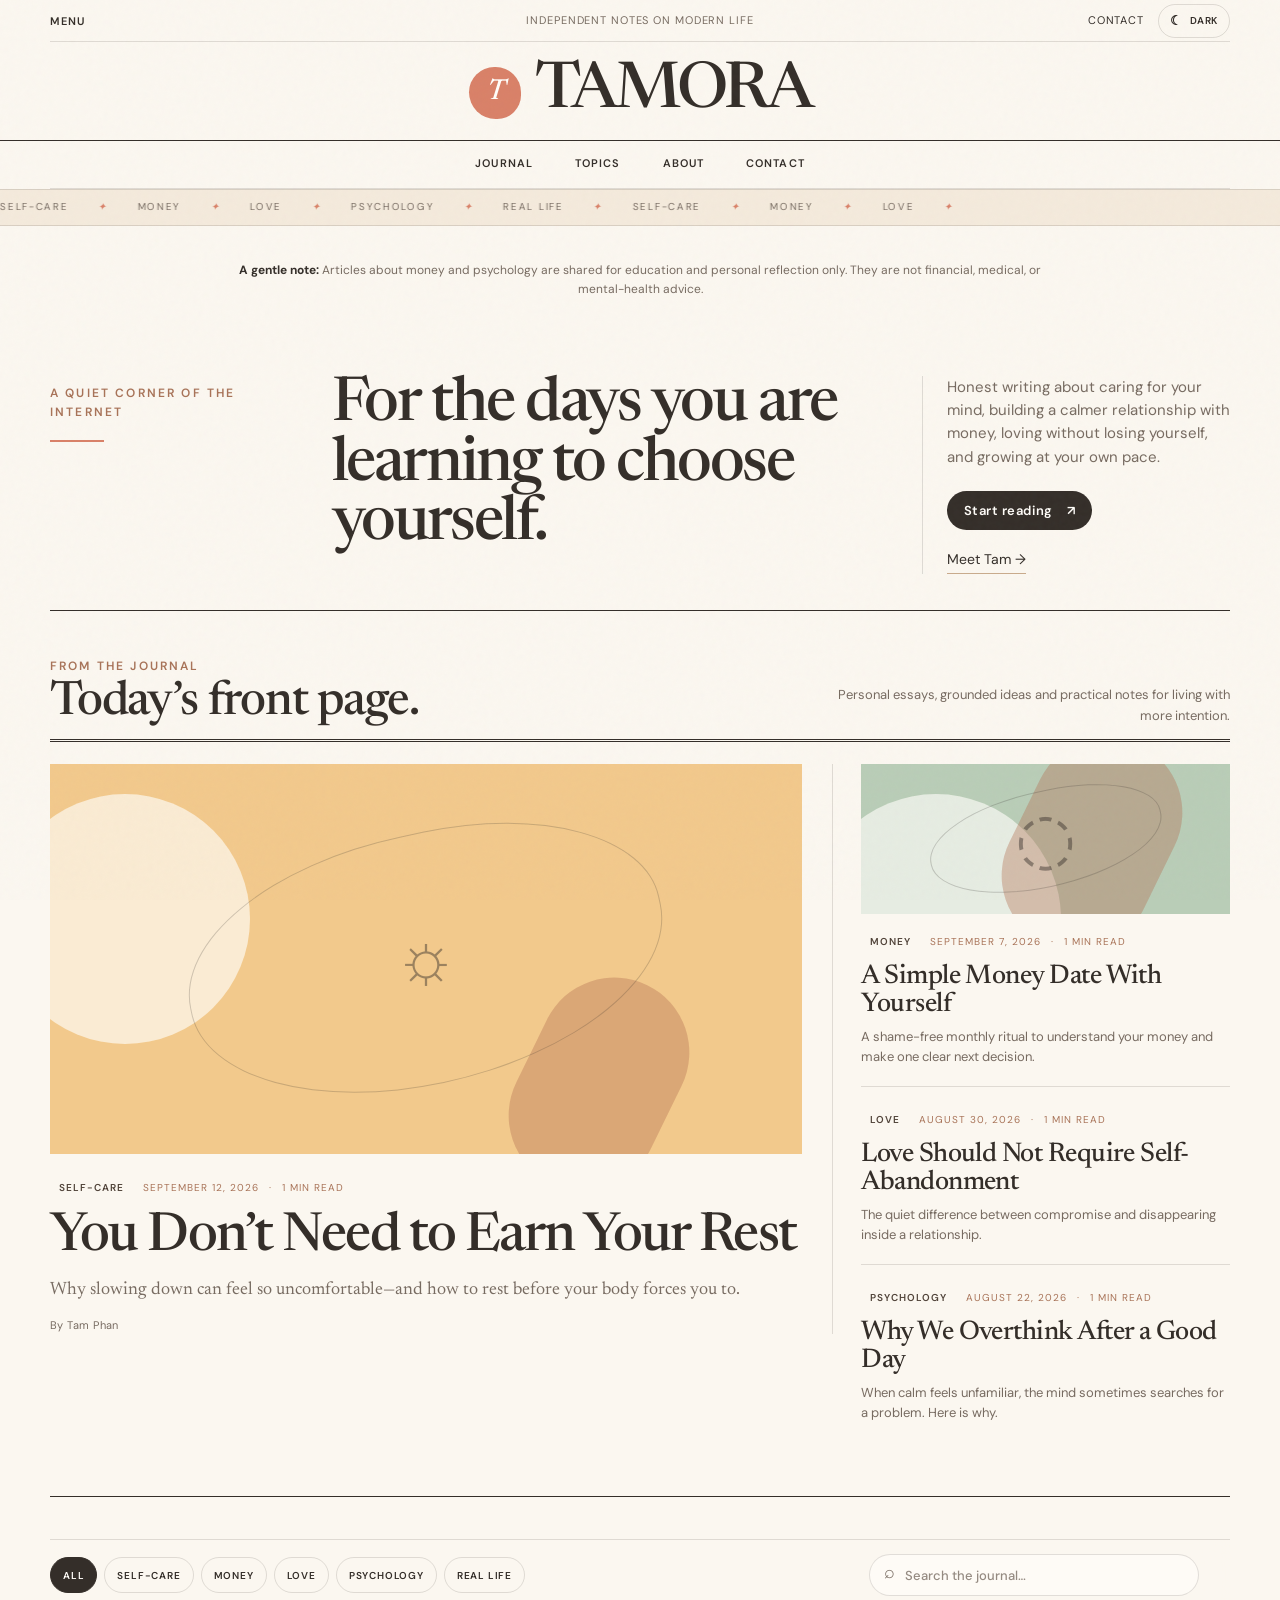
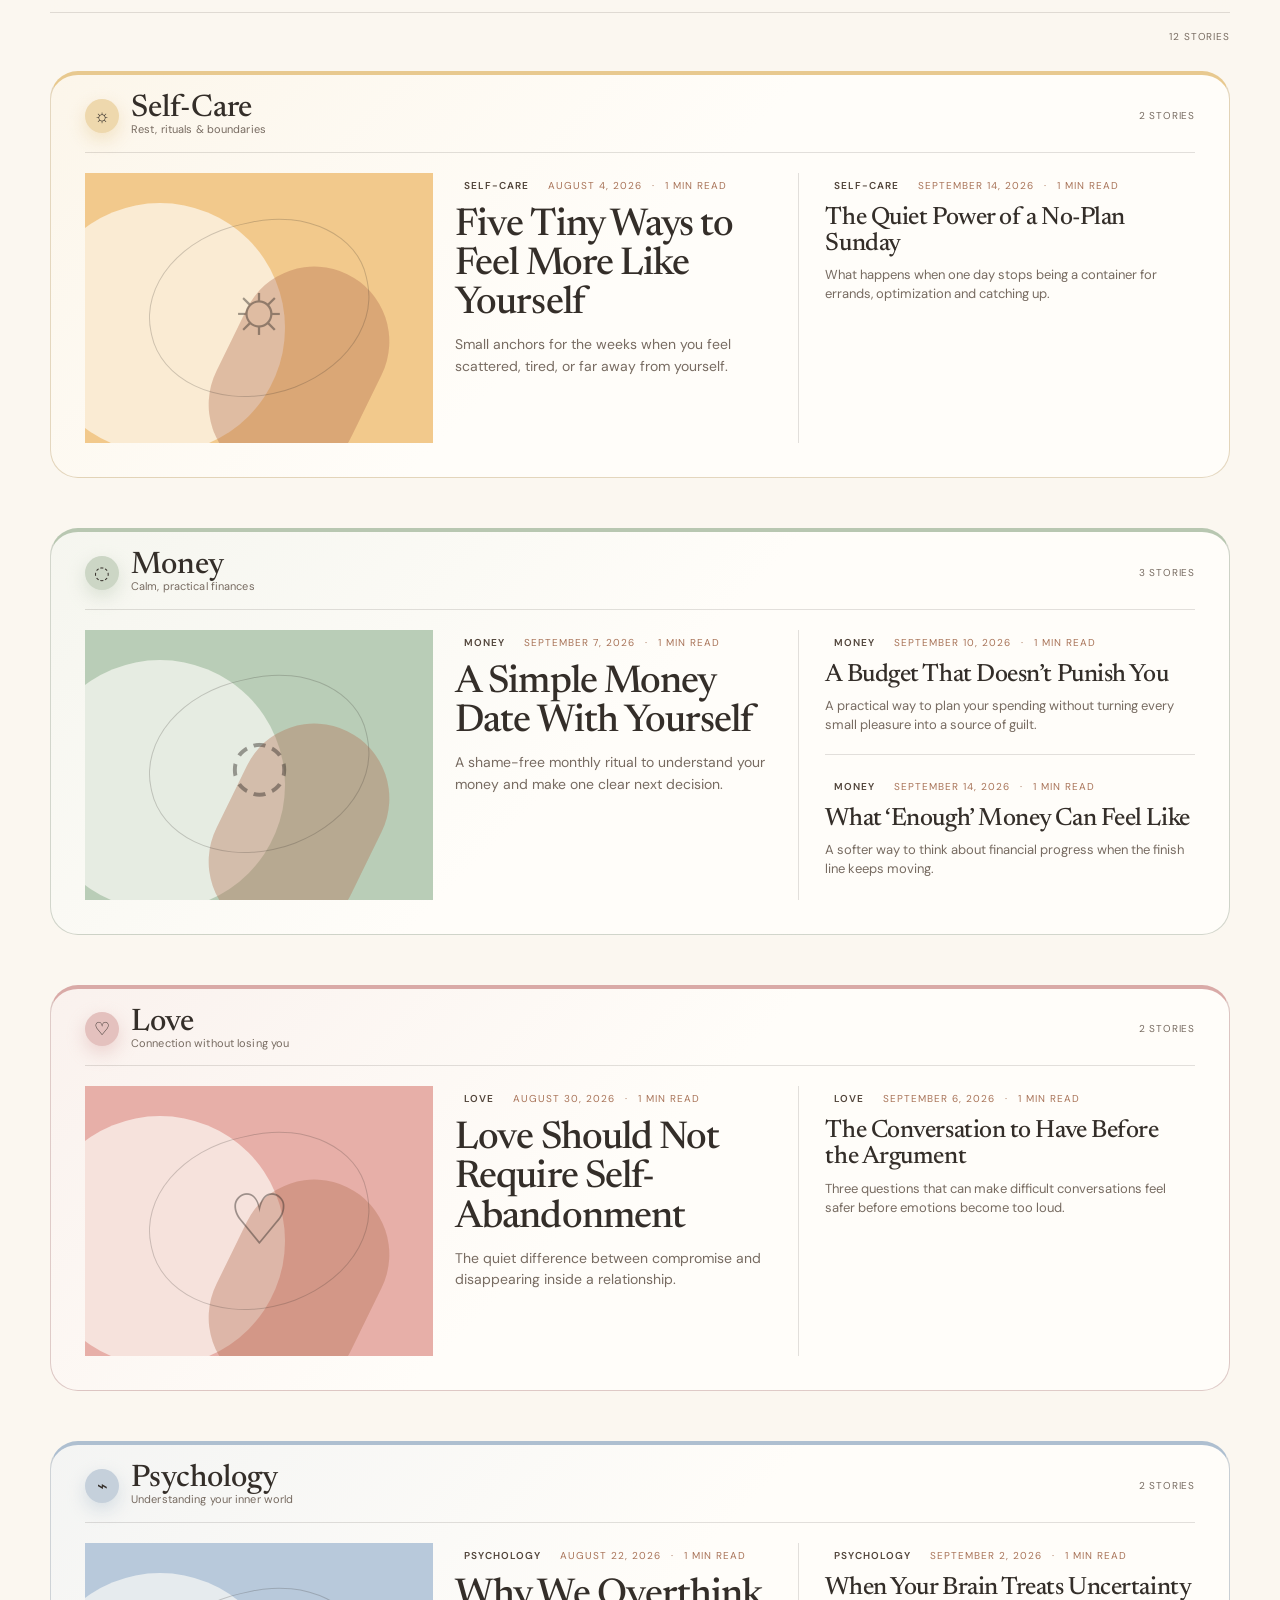
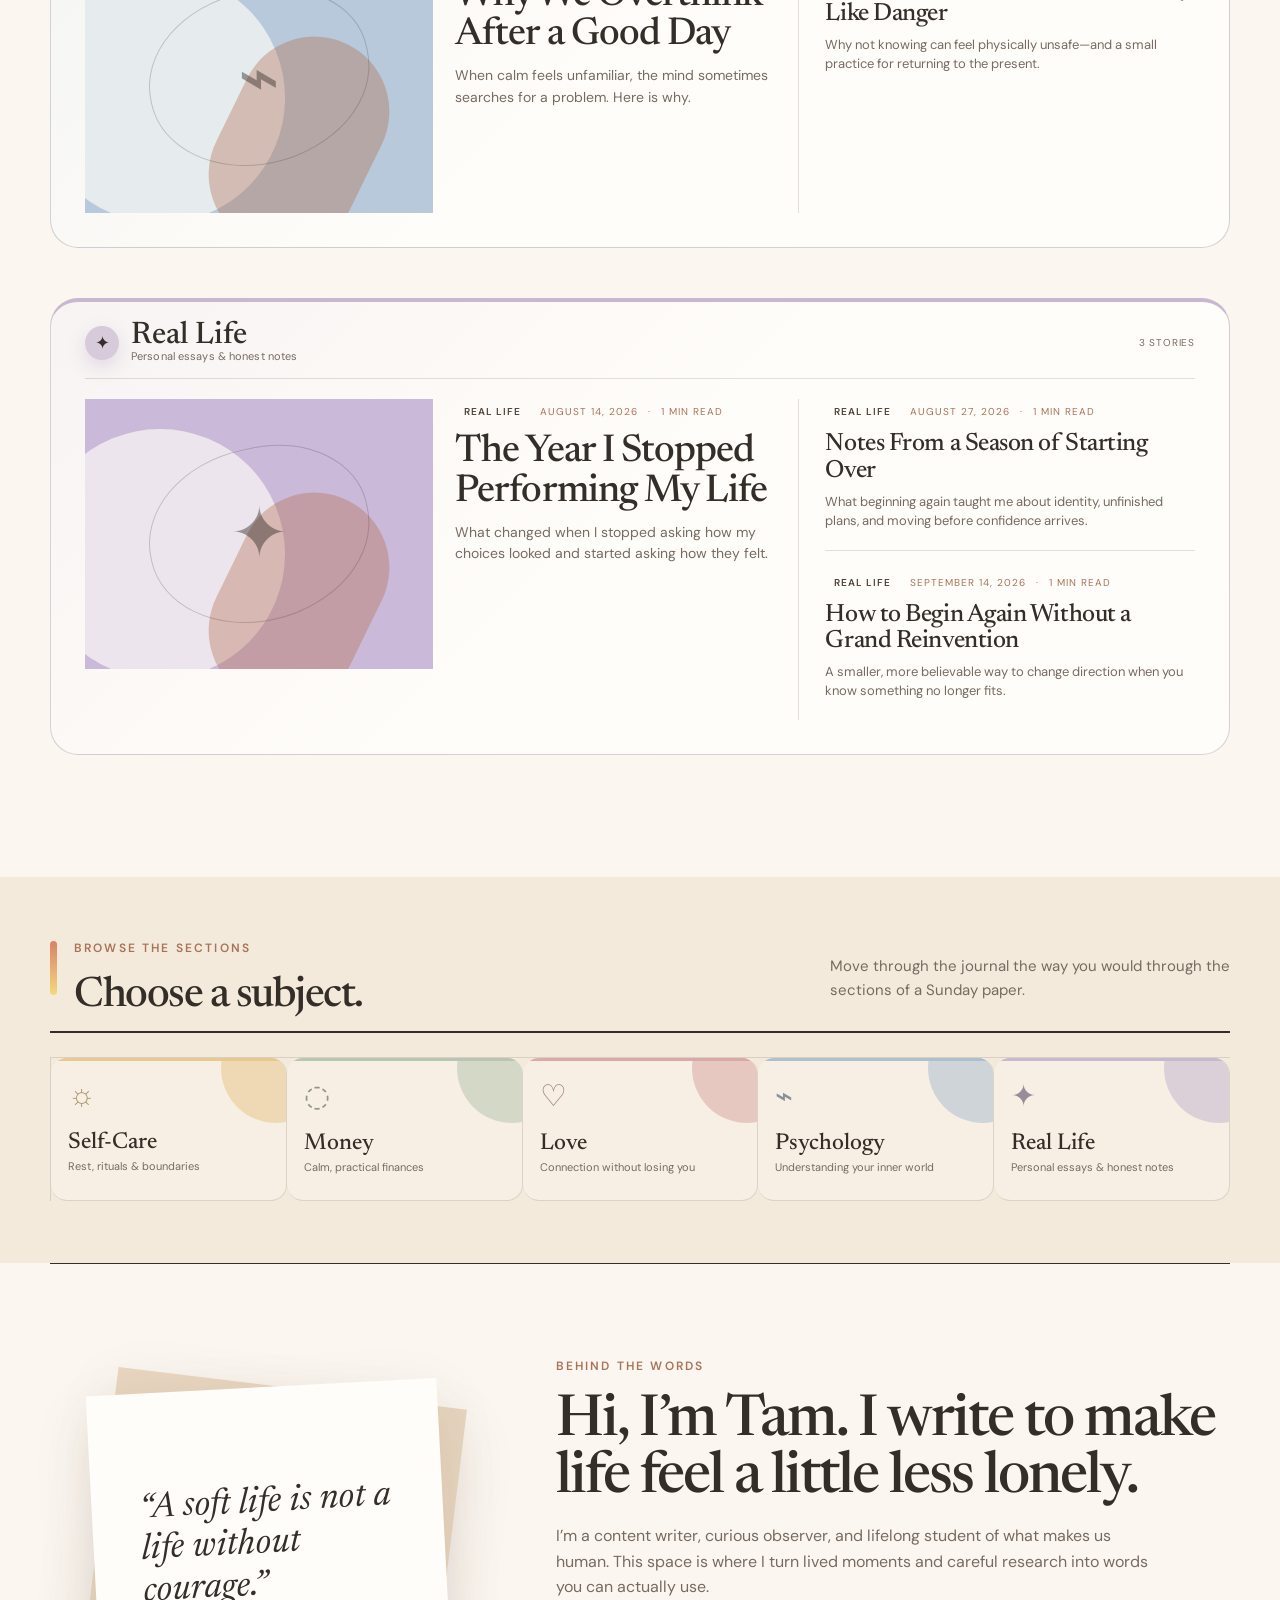
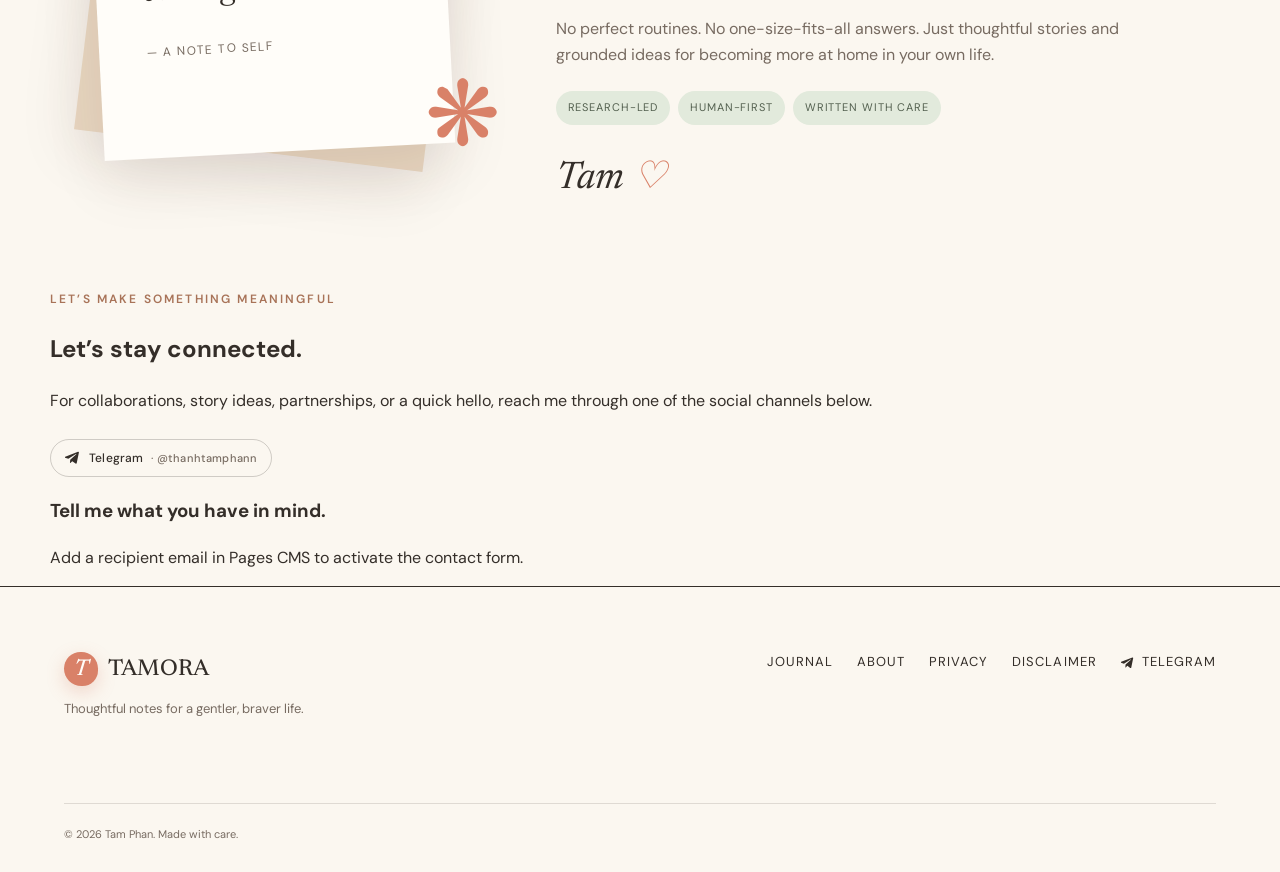
<file: index.html>
<!doctype html>
<html lang="en">
  <head>
    <meta charset="UTF-8" />
    <meta name="viewport" content="width=device-width, initial-scale=1.0" />
    <meta name="description" content="TAMORA — thoughtful notes on self-care, money, love, psychology, and becoming." />
    <meta property="og:title" content="TAMORA — Notes for a gentler life" />
    <meta property="og:description" content="Thoughtful writing about self-care, money, love, psychology, and becoming." />
    <meta property="og:type" content="website" />
    <meta property="og:url" content="https://thanhtamphann.github.io/tamora/" />
    <link rel="canonical" href="https://thanhtamphann.github.io/tamora/" />
    <meta name="theme-color" content="#fbf7f0" />
    <meta http-equiv="Cache-Control" content="no-cache, no-store, must-revalidate" />
    <title>TAMORA — Notes for a gentler life</title>
    <link rel="icon" href="assets/site-icon.svg" />
    <link rel="preconnect" href="https://fonts.googleapis.com" />
    <link rel="preconnect" href="https://fonts.gstatic.com" crossorigin />
    <link href="https://fonts.googleapis.com/css2?family=DM+Sans:wght@400;500;600&family=Newsreader:opsz,wght@6..72,400;6..72,500;6..72,600&display=swap" rel="stylesheet" />
    <link rel="stylesheet" href="styles.css?v=9" />
    <link rel="stylesheet" href="newspaper-layout.css?v=2" />
    <link rel="stylesheet" href="control-center.css?v=1" />
    <link rel="stylesheet" href="branding-sync.css?v=8" />
    <link rel="stylesheet" href="theme-motion.css?v=2" />
    <link rel="stylesheet" href="responsive-polish.css?v=1" />
    <link rel="stylesheet" href="cleanup.css?v=1" />
    <script src="app-cms.js?v=2" defer></script>
    <script src="editorial-upgrades.js?v=1" defer></script>
    <script src="topic-colors.js?v=1" defer></script>
    <script src="site-sync.js?v=6" defer></script>
    <script src="control-center.js?v=2" defer></script>
    <script src="theme-motion.js?v=3" defer></script>
    <script src="analytics.js?v=1" defer></script>
  </head>
  <body>
    <div class="grain" aria-hidden="true"></div>
    <header class="site-header newspaper-header">
      <div class="utility-row section-shell">
        <button class="menu-toggle" aria-expanded="false" aria-controls="site-nav">Menu</button>
        <span class="utility-note">Independent notes on modern life</span>
        <div class="utility-links"><a href="#contact">Contact</a></div>
      </div>
      <div class="masthead-row"><a class="brand" href="#top" aria-label="TAMORA home"><span class="brand-mark">T</span><span data-site-name>TAMORA</span></a></div>
      <nav id="site-nav" aria-label="Main navigation"><a href="#journal">Journal</a><a href="#topics">Topics</a><a href="#about">About</a><a href="#contact">Contact</a></nav>
    </header>
    <main id="top">
      <section class="editorial-intro section-shell"><div class="intro-kicker reveal"><p class="eyebrow" data-hero-eyebrow>A quiet corner of the internet</p></div><h1 class="reveal" data-hero-title>For the days you are learning to choose yourself.</h1><div class="intro-deck reveal"><p class="hero-intro" data-hero-intro>Honest writing about caring for your mind, building a calmer relationship with money, loving without losing yourself, and growing at your own pace.</p><div class="hero-actions"><a class="button primary" href="#journal">Start reading <span>↗</span></a><a class="text-link" href="#about">Meet Tam <span>→</span></a></div></div></section>
      <section class="marquee" aria-label="Journal themes"><div>SELF-CARE <i>✦</i> MONEY <i>✦</i> LOVE <i>✦</i> PSYCHOLOGY <i>✦</i> REAL LIFE <i>✦</i> SELF-CARE <i>✦</i> MONEY <i>✦</i> LOVE <i>✦</i></div></section>
      <section class="front-page section-shell" id="journal"><div class="paper-section-title reveal"><div><p class="eyebrow">From the journal</p><h2>Today’s front page.</h2></div><p>Personal essays, grounded ideas and practical notes for living with more intention.</p></div><div id="front-page-lead" class="front-page-grid"></div></section>
      <section class="journal-desk section-shell" aria-label="All journal stories"><div class="journal-tools reveal"><label class="search-box"><span>⌕</span><input id="post-search" type="search" placeholder="Search the journal…" aria-label="Search journal posts" /></label><div class="filter-pills" id="filter-pills" aria-label="Filter articles by topic"></div></div><p class="result-count" id="result-count" aria-live="polite"></p><div id="topic-sections"></div><p class="empty-state" id="empty-state" hidden>No stories found. Try another word or topic.</p></section>
      <section class="topics" id="topics"><div class="section-shell"><div class="section-heading reveal"><div><p class="eyebrow">Browse the sections</p><h2>Choose a subject.</h2></div><p>Move through the journal the way you would through the sections of a Sunday paper.</p></div><div class="topic-grid" id="topic-grid"></div></div></section>
      <section class="about section-shell" id="about"><div class="about-art reveal"><div class="paper paper-back"></div><div class="paper paper-front"><p>“A soft life is not a life without courage.”</p><span>— a note to self</span></div><span class="flower">❋</span><img data-profile-image alt="Portrait of Tam" hidden /><div class="portrait-placeholder" hidden><span>Your photo</span><small>Add it in Pages CMS</small></div></div><div class="about-copy reveal"><p class="eyebrow">Behind the words</p><h2 data-about-title>Hi, I’m Tam.<br /><em>I write to make life feel a little less lonely.</em></h2><div data-about-body><p>I’m a content writer, curious observer, and lifelong student of what makes us human. This space is where I turn lived moments and careful research into words you can actually use.</p><p>No perfect routines. No one-size-fits-all answers. Just thoughtful stories and grounded ideas for becoming more at home in your own life.</p></div><div class="about-values"><span>Research-led</span><span>Human-first</span><span>Written with care</span></div><div class="signature">Tam <span>♡</span></div></div></section>
      <section class="contact-strip" id="contact"><div class="section-shell contact-inner reveal"><div><p class="eyebrow">Let’s stay connected</p><h2>Ideas, collaborations<br /><em>& kind hellos.</em></h2></div><div><p data-contact-text>For collaborations, story ideas, partnerships, or a quick hello, reach me through one of the social channels below.</p></div></div></section>
      <section class="disclaimer section-shell" id="disclaimer"><p><strong>A gentle note:</strong> Articles about money and psychology are shared for education and personal reflection only. They are not financial, medical, or mental-health advice.</p></section>
    </main>
    <footer class="site-footer"><div><a class="brand" href="#top"><span class="brand-mark">T</span><span data-site-name>TAMORA</span></a><p data-footer-tagline>Thoughtful notes for a gentler, braver life.</p></div><div class="footer-links"><a href="#journal">Journal</a><a href="#about">About</a><a href="privacy.html">Privacy</a><a href="#disclaimer">Disclaimer</a></div><p class="copyright">© <span id="year"></span> <span data-author-name>Tam Phan</span>. Made with care.</p></footer>
    <div class="toast" role="status" aria-live="polite"></div>
  </body>
</html>
</file>
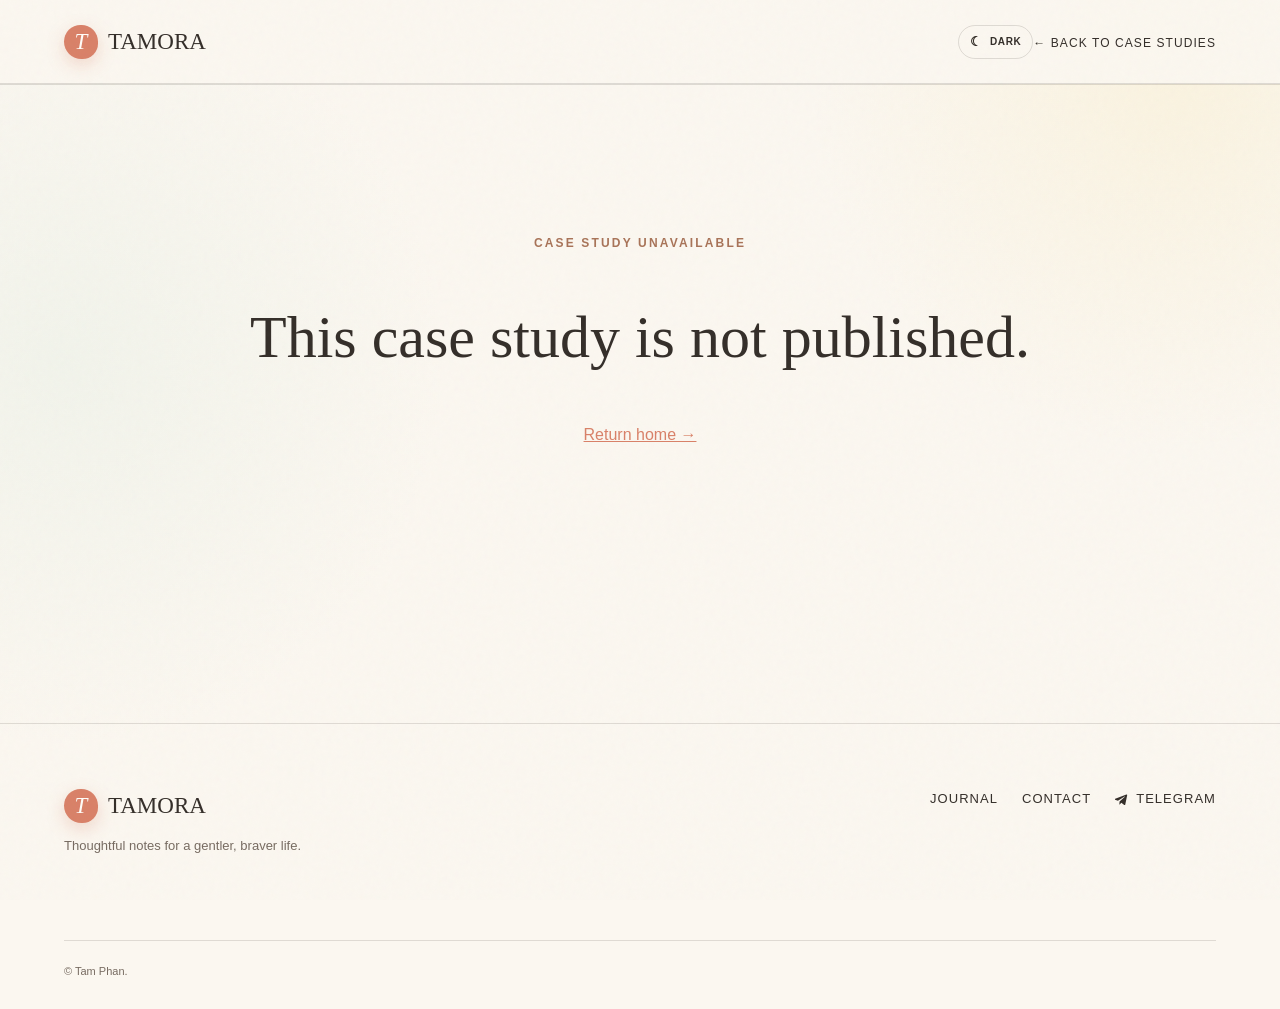
<file: case-study.html>
<!doctype html>
<html lang="en">
<head>
  <meta charset="UTF-8">
  <meta name="viewport" content="width=device-width,initial-scale=1">
  <meta name="description" content="" id="case-description">
  <meta name="theme-color" content="#fbf7f0">
  <title>Case Study — TAMORA</title>
  <link rel="icon" href="assets/site-icon.svg">
  <link rel="stylesheet" href="styles.css?v=9">
  <link rel="stylesheet" href="post.css?v=6">
  <link rel="stylesheet" href="control-center.css?v=2">
  <link rel="stylesheet" href="branding-sync.css?v=6">
  <link rel="stylesheet" href="theme-motion.css?v=1">
  <script src="case-study.js?v=1" defer></script>
  <script src="site-sync.js?v=6" defer></script>
  <script src="control-center.js?v=2" defer></script>
  <script src="theme-motion.js?v=2" defer></script>
</head>
<body>
  <div class="grain" aria-hidden="true"></div>
  <header class="site-header article-header"><a class="brand" href="index.html"><span class="brand-mark">T</span><span data-site-name>TAMORA</span></a><div class="article-header-actions"><a class="back-link" href="index.html#case-studies">← Back to case studies</a></div></header>
  <main><article class="article-page" id="case-page"><header class="article-hero"><p class="eyebrow">Case Study</p><h1 id="case-title">Loading…</h1><p class="article-excerpt" id="case-summary"></p></header><div class="article-cover" id="case-cover" hidden></div><div class="article-layout"><aside></aside><div class="article-body" id="case-body"></div></div></article></main>
  <footer class="site-footer"><div><a class="brand" href="index.html"><span class="brand-mark">T</span><span data-site-name>TAMORA</span></a><p data-footer-tagline></p></div><div class="footer-links"><a href="index.html#journal">Journal</a><a href="index.html#contact">Contact</a></div><p class="copyright">© <span id="year"></span> <span data-author-name>Tam Phan</span>.</p></footer>
</body>
</html>
</file>
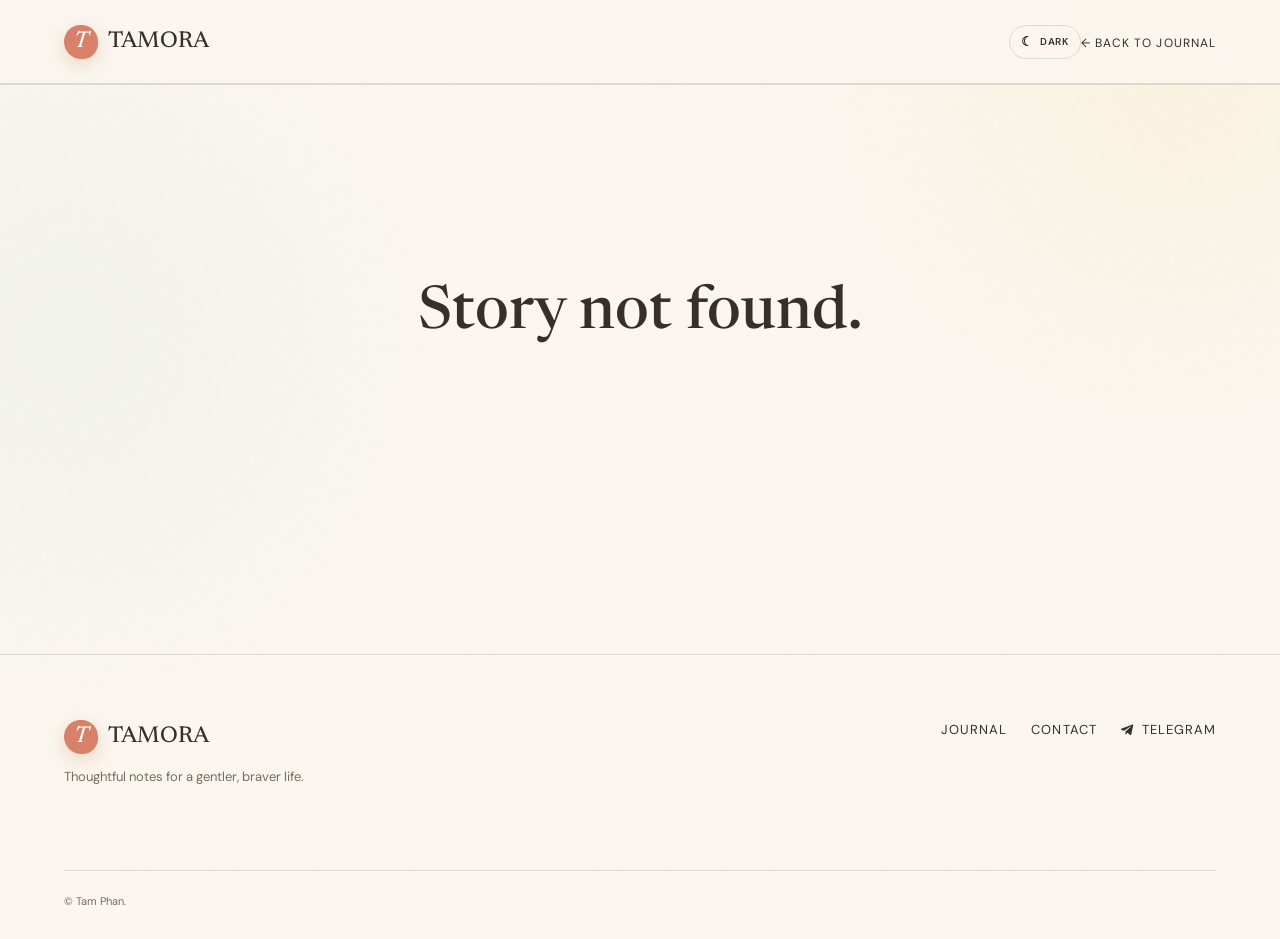
<file: long-article.html>
<!doctype html><html lang="en"><head><meta charset="UTF-8"><meta name="viewport" content="width=device-width,initial-scale=1"><meta name="description" content="A long read from TAMORA."><meta name="theme-color" content="#fbf7f0"><link rel="icon" href="assets/site-icon.svg"><title>Long read — TAMORA</title><link rel="preconnect" href="https://fonts.googleapis.com"><link rel="preconnect" href="https://fonts.gstatic.com" crossorigin><link href="https://fonts.googleapis.com/css2?family=DM+Sans:wght@400;500;600&family=Newsreader:opsz,wght@6..72,400;6..72,500;6..72,600&display=swap" rel="stylesheet"><link rel="stylesheet" href="styles.css?v=9"><link rel="stylesheet" href="post.css?v=6"><link rel="stylesheet" href="branding-sync.css?v=6"><link rel="stylesheet" href="control-center.css?v=2"><link rel="stylesheet" href="theme-motion.css?v=1"><script src="long-article.js?v=3" defer></script><script src="site-sync.js?v=6" defer></script><script src="theme-motion.js?v=1" defer></script></head><body><div class="reading-progress" aria-hidden="true"><span></span></div><div class="grain" aria-hidden="true"></div><header class="site-header article-header"><a class="brand" href="index.html"><span class="brand-mark">T</span><span data-site-name>TAMORA</span></a><div class="article-header-actions"><a class="back-link" href="index.html#journal">← Back to journal</a></div></header><main><article class="article-page" id="article"><header class="article-hero"><div class="article-kicker" id="article-meta"></div><h1 id="article-title">Loading story…</h1><p class="article-excerpt" id="article-excerpt"></p><p class="article-byline" id="article-byline"></p></header><div class="article-cover" id="article-cover"></div><div class="article-layout"><aside class="share-rail"><span>Share</span><button id="copy-link" type="button">Copy link</button><button id="share-native" type="button">Share story</button></aside><div><nav class="article-toc" id="article-toc" hidden></nav><div class="article-body" id="article-body"></div></div></div></article></main><footer class="site-footer"><div><a class="brand" href="index.html"><span class="brand-mark">T</span><span data-site-name>TAMORA</span></a><p data-footer-tagline>Thoughtful notes for a gentler, braver life.</p></div><div class="footer-links"><a href="index.html#journal">Journal</a><a href="index.html#contact">Contact</a></div><p class="copyright">© <span id="year"></span> <span data-author-name>Tam Phan</span>.</p></footer><div class="toast" role="status" aria-live="polite"></div></body></html>
</file>
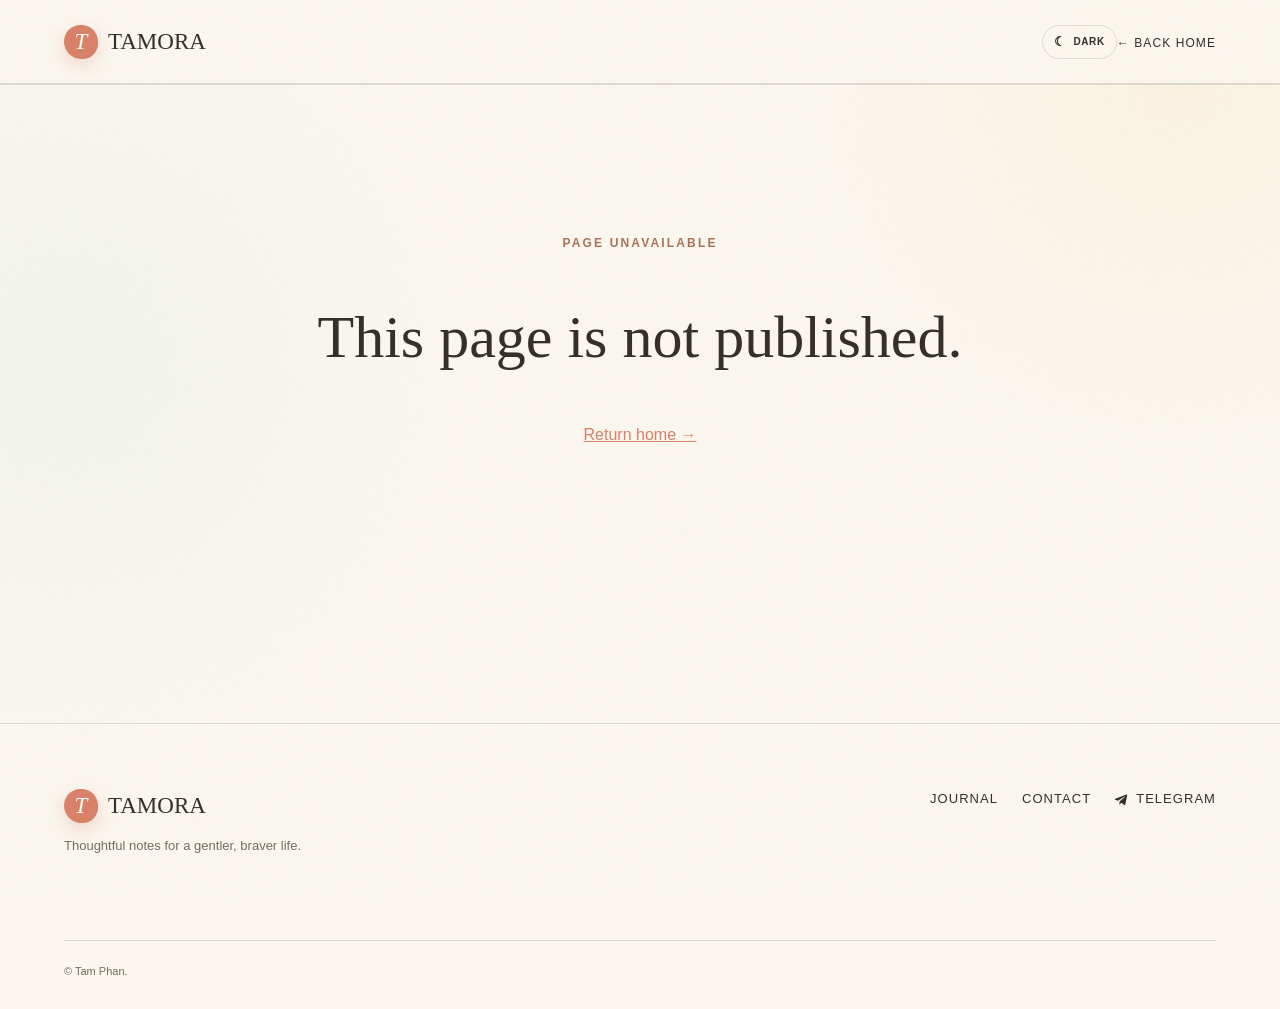
<file: page.html>
<!doctype html>
<html lang="en">
<head>
  <meta charset="UTF-8">
  <meta name="viewport" content="width=device-width,initial-scale=1">
  <meta name="description" content="" id="page-description">
  <meta property="og:title" content="" id="page-og-title">
  <meta property="og:description" content="" id="page-og-description">
  <meta name="theme-color" content="#fbf7f0">
  <title>Page — TAMORA</title>
  <link rel="icon" href="assets/site-icon.svg">
  <link rel="stylesheet" href="styles.css?v=9">
  <link rel="stylesheet" href="post.css?v=6">
  <link rel="stylesheet" href="control-center.css?v=2">
  <link rel="stylesheet" href="branding-sync.css?v=6">
  <link rel="stylesheet" href="theme-motion.css?v=1">
  <script src="page.js?v=1" defer></script>
  <script src="site-sync.js?v=6" defer></script>
  <script src="control-center.js?v=2" defer></script>
  <script src="theme-motion.js?v=2" defer></script>
</head>
<body>
  <div class="grain" aria-hidden="true"></div>
  <header class="site-header article-header">
    <a class="brand" href="index.html"><span class="brand-mark">T</span><span data-site-name>TAMORA</span></a>
    <div class="article-header-actions"><a class="back-link" href="index.html">← Back home</a></div>
  </header>
  <main>
    <article class="article-page" id="custom-page">
      <header class="article-hero">
        <p class="eyebrow">Page</p>
        <h1 id="page-title">Loading…</h1>
        <p class="article-excerpt" id="page-excerpt"></p>
      </header>
      <div class="article-cover" id="page-cover" hidden></div>
      <div class="article-layout"><aside></aside><div class="article-body" id="page-body"></div></div>
    </article>
  </main>
  <footer class="site-footer"><div><a class="brand" href="index.html"><span class="brand-mark">T</span><span data-site-name>TAMORA</span></a><p data-footer-tagline></p></div><div class="footer-links"><a href="index.html#journal">Journal</a><a href="index.html#contact">Contact</a></div><p class="copyright">© <span id="year"></span> <span data-author-name>Tam Phan</span>.</p></footer>
</body>
</html>
</file>
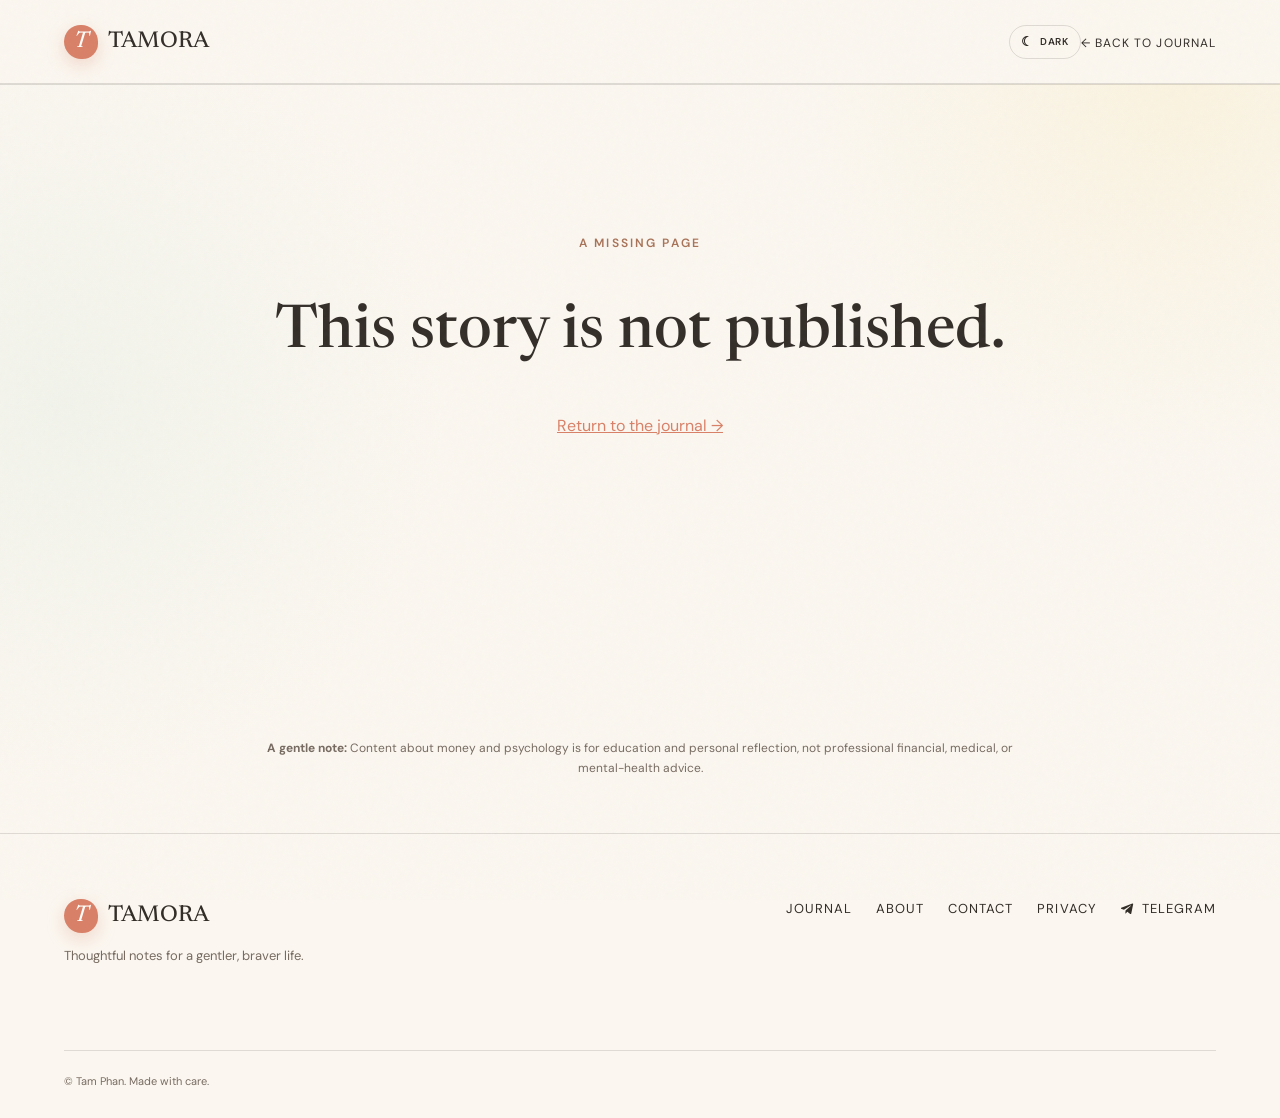
<file: post.html>
<!doctype html>
<html lang="en">
<head>
  <meta charset="UTF-8" />
  <meta name="viewport" content="width=device-width, initial-scale=1.0" />
  <meta name="robots" content="noindex" />
  <title>TAMORA — Opening story…</title>
  <link rel="icon" href="assets/site-icon.svg" />
  <script>
    const target = 'story.html' + window.location.search + window.location.hash;
    window.location.replace(target);
  </script>
</head>
<body>
  <p>Opening the story on <a id="story-link" href="story.html">TAMORA</a>…</p>
  <script>document.getElementById('story-link').href='story.html'+window.location.search+window.location.hash;</script>
</body>
</html>
</file>
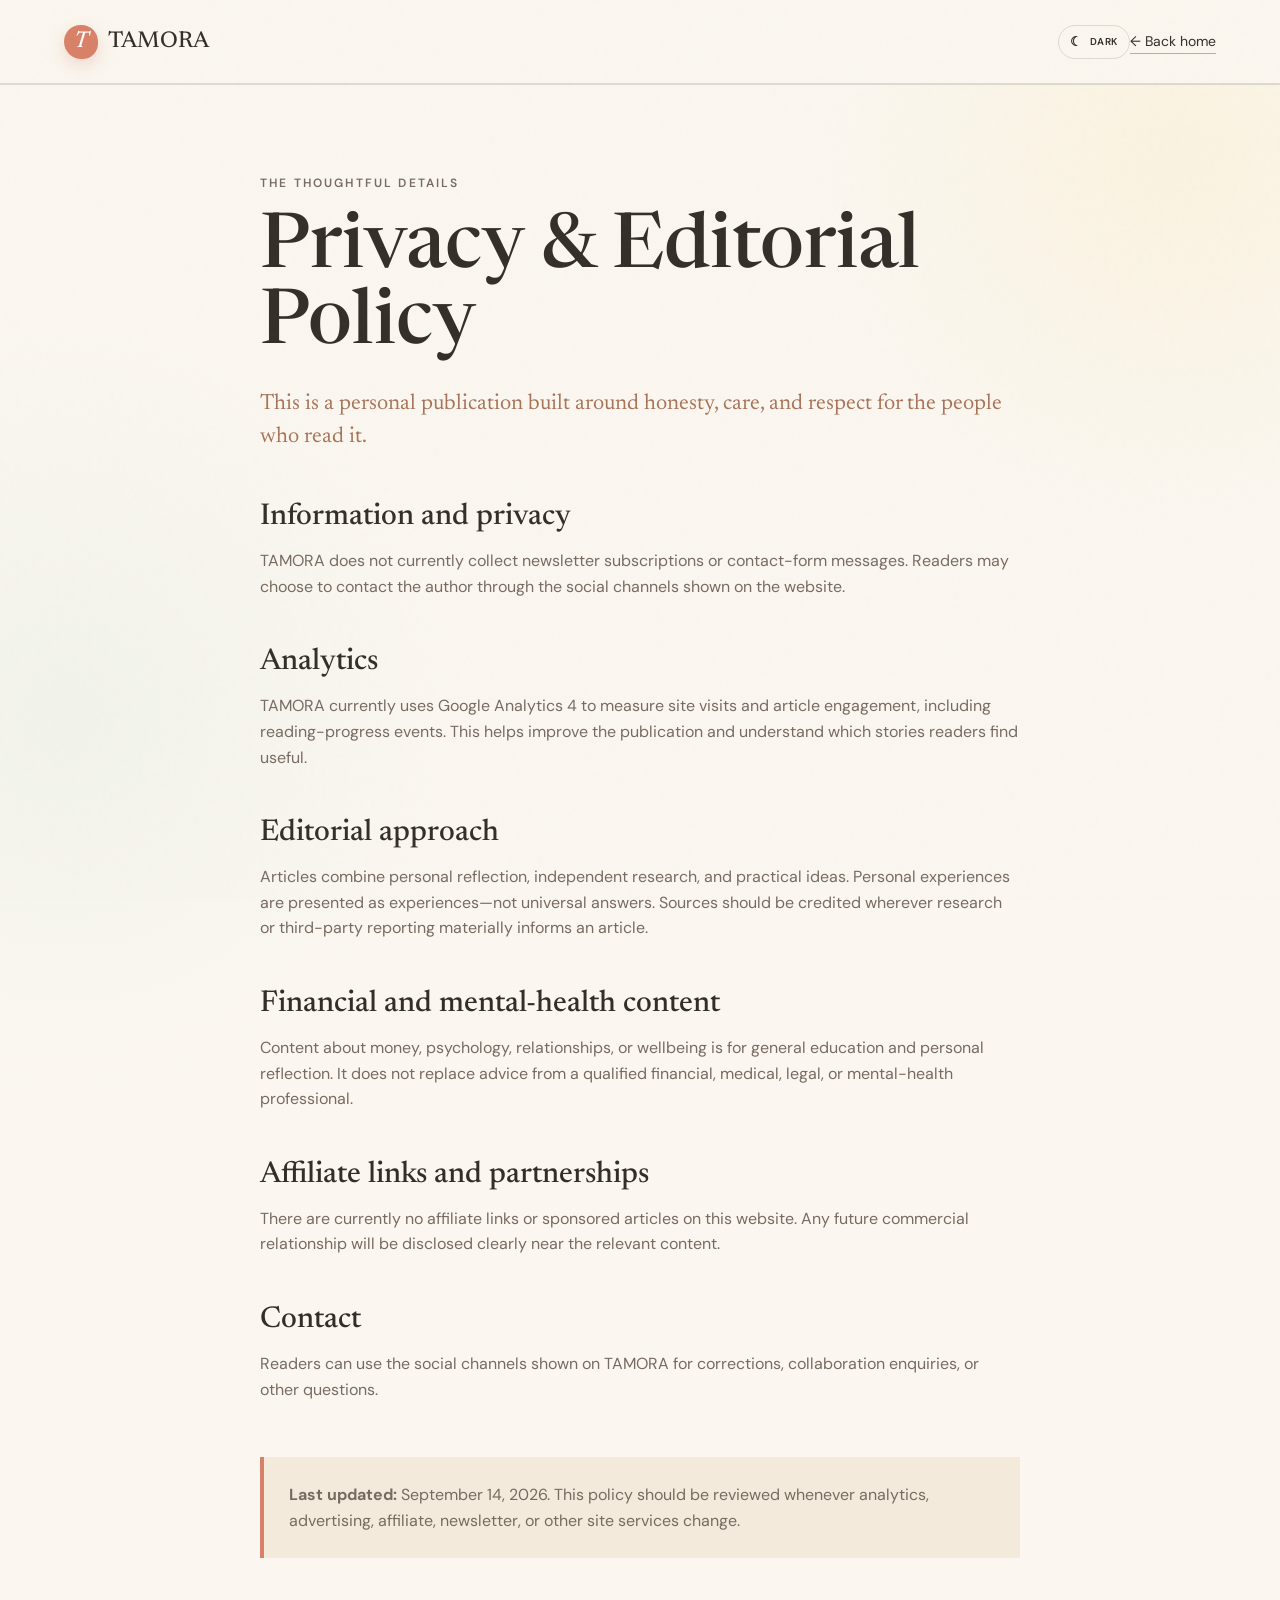
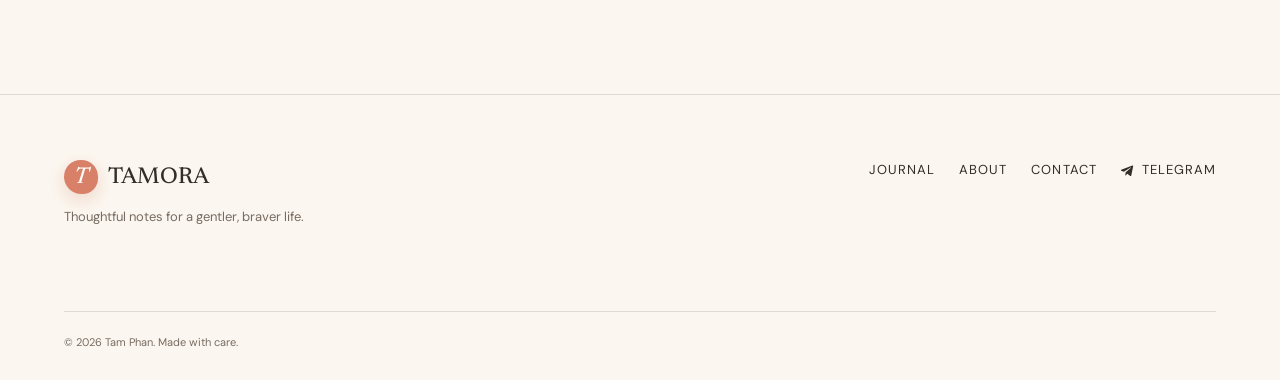
<file: privacy.html>
<!doctype html><html lang="en"><head><meta charset="UTF-8"><meta name="viewport" content="width=device-width,initial-scale=1"><meta name="description" content="Privacy and editorial policy for TAMORA."><meta name="theme-color" content="#fbf7f0"><title>Privacy & Editorial Policy — TAMORA</title><link rel="icon" href="assets/site-icon.svg"><link rel="preconnect" href="https://fonts.googleapis.com"><link rel="preconnect" href="https://fonts.gstatic.com" crossorigin><link href="https://fonts.googleapis.com/css2?family=DM+Sans:wght@400;500;600&family=Newsreader:opsz,wght@6..72,400;6..72,500;6..72,600&display=swap" rel="stylesheet"><link rel="stylesheet" href="styles.css?v=9"><link rel="stylesheet" href="branding-sync.css?v=6"><link rel="stylesheet" href="theme-motion.css?v=1"><style>.policy{width:min(760px,calc(100% - 40px));margin:auto;padding:90px 0 120px}.policy h1{font:500 clamp(48px,7vw,76px)/1 var(--serif);margin:0 0 25px}.policy h2{font:500 30px var(--serif);margin:48px 0 10px}.policy p,.policy li{color:var(--muted)}.policy-lead{font:22px/1.5 var(--serif)!important;color:var(--clay)!important}.policy-note{margin-top:55px;padding:25px;background:var(--cream);border-left:4px solid var(--coral)}</style><script src="site-sync.js?v=6" defer></script><script src="theme-motion.js?v=2" defer></script></head><body><div class="grain" aria-hidden="true"></div><header class="site-header article-header"><a class="brand" href="index.html"><span class="brand-mark">T</span><span data-site-name>TAMORA</span></a><div class="article-header-actions"><a class="text-link" href="index.html">← Back home</a></div></header><main class="policy"><p class="eyebrow">The thoughtful details</p><h1>Privacy & Editorial Policy</h1><p class="policy-lead">This is a personal publication built around honesty, care, and respect for the people who read it.</p><h2>Information and privacy</h2><p>TAMORA does not currently collect newsletter subscriptions or contact-form messages. Readers may choose to contact the author through the social channels shown on the website.</p><h2>Analytics</h2><p>TAMORA currently uses Google Analytics 4 to measure site visits and article engagement, including reading-progress events. This helps improve the publication and understand which stories readers find useful.</p><h2>Editorial approach</h2><p>Articles combine personal reflection, independent research, and practical ideas. Personal experiences are presented as experiences—not universal answers. Sources should be credited wherever research or third-party reporting materially informs an article.</p><h2>Financial and mental-health content</h2><p>Content about money, psychology, relationships, or wellbeing is for general education and personal reflection. It does not replace advice from a qualified financial, medical, legal, or mental-health professional.</p><h2>Affiliate links and partnerships</h2><p>There are currently no affiliate links or sponsored articles on this website. Any future commercial relationship will be disclosed clearly near the relevant content.</p><h2>Contact</h2><p>Readers can use the social channels shown on TAMORA for corrections, collaboration enquiries, or other questions.</p><p class="policy-note"><strong>Last updated:</strong> September 14, 2026. This policy should be reviewed whenever analytics, advertising, affiliate, newsletter, or other site services change.</p></main><footer class="site-footer"><div><a class="brand" href="index.html"><span class="brand-mark">T</span><span data-site-name>TAMORA</span></a><p data-footer-tagline>Thoughtful notes for a gentler, braver life.</p></div><div class="footer-links"><a href="index.html#journal">Journal</a><a href="index.html#about">About</a><a href="index.html#contact">Contact</a></div><p class="copyright">© 2026 <span data-author-name>Tam Phan</span>. Made with care.</p></footer></body></html>
</file>
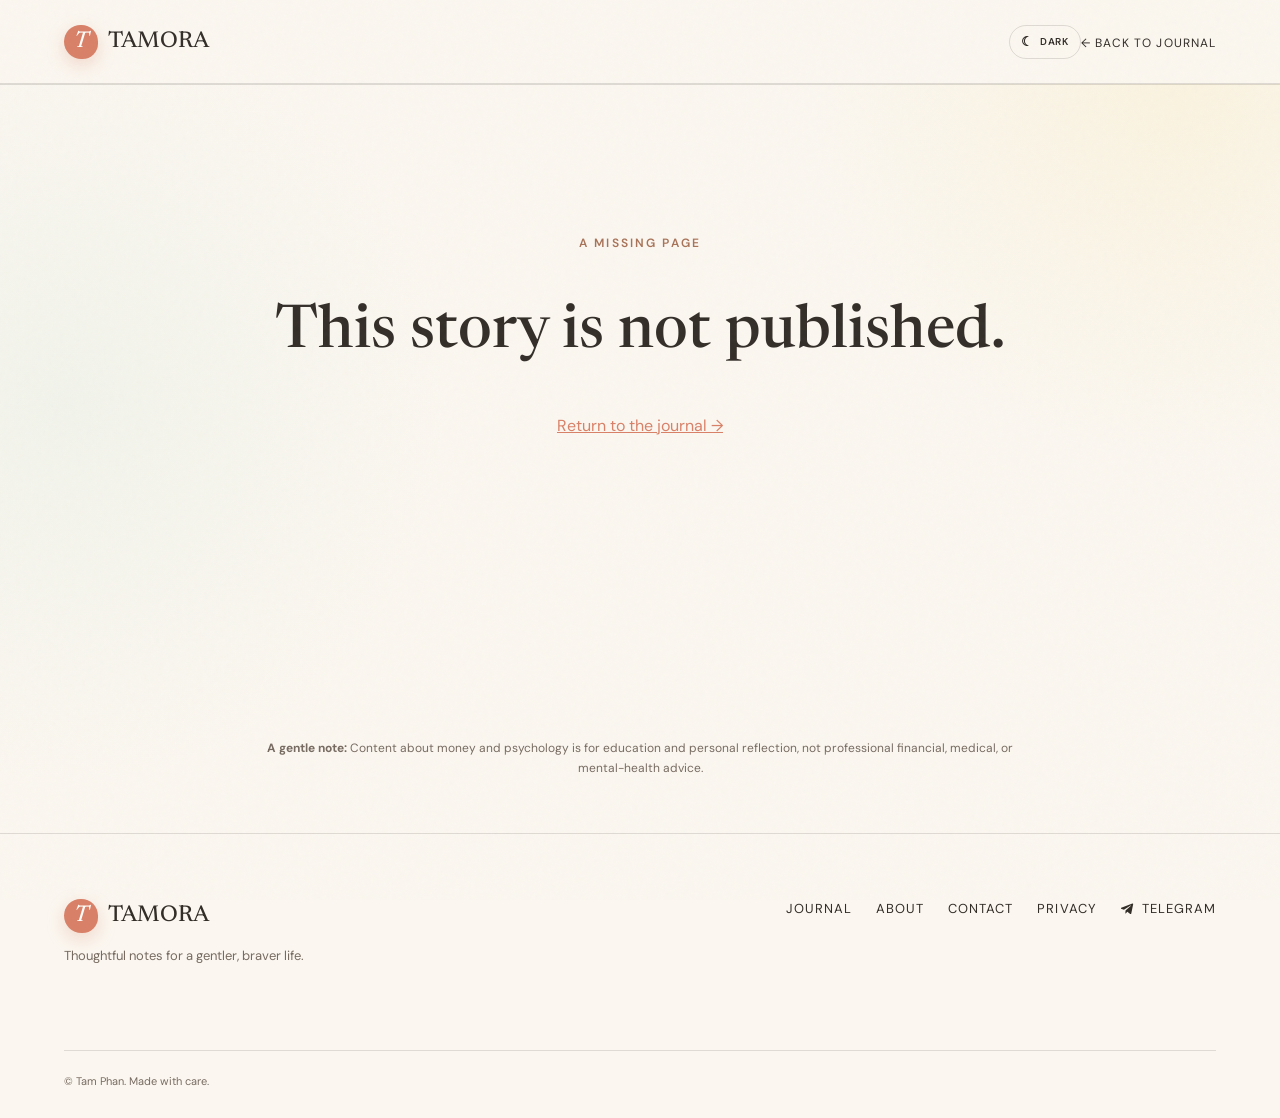
<file: story.html>
<!doctype html>
<html lang="en">
  <head>
    <meta charset="UTF-8" />
    <meta name="viewport" content="width=device-width, initial-scale=1.0" />
    <meta name="theme-color" content="#fbf7f0" />
    <meta http-equiv="Cache-Control" content="no-cache, no-store, must-revalidate" />
    <meta name="description" content="A story from TAMORA." id="meta-description" />
    <meta property="og:title" content="TAMORA" id="og-title" />
    <meta property="og:description" content="Thoughtful notes for a gentler life." id="og-description" />
    <meta property="og:type" content="article" />
    <title>Story — TAMORA</title>
    <link rel="icon" href="assets/site-icon.svg" />
    <link rel="preconnect" href="https://fonts.googleapis.com" />
    <link rel="preconnect" href="https://fonts.gstatic.com" crossorigin />
    <link href="https://fonts.googleapis.com/css2?family=DM+Sans:wght@400;500;600&family=Newsreader:opsz,wght@6..72,400;6..72,500;6..72,600&display=swap" rel="stylesheet" />
    <link rel="stylesheet" href="styles.css?v=9" />
    <link rel="stylesheet" href="post.css?v=6" />
    <link rel="stylesheet" href="branding-sync.css?v=6" />
    <link rel="stylesheet" href="control-center.css?v=2" />
    <link rel="stylesheet" href="theme-motion.css?v=1" />
    <script src="story.js?v=4" defer></script>
    <script src="site-sync.js?v=6" defer></script>
    <script src="theme-motion.js?v=1" defer></script>
    <script src="analytics.js?v=1" defer></script>
  </head>
  <body>
    <div class="reading-progress" aria-hidden="true"><span></span></div>
    <div class="grain" aria-hidden="true"></div>
    <header class="site-header article-header">
      <a class="brand" href="index.html"><span class="brand-mark">T</span><span data-site-name>TAMORA</span></a>
      <div class="article-header-actions"><a class="back-link" href="index.html#journal">← Back to journal</a></div>
    </header>
    <main>
      <article class="article-page" id="article">
        <header class="article-hero"><div class="article-kicker" id="article-meta"></div><h1 id="article-title">Loading your story…</h1><p class="article-excerpt" id="article-excerpt"></p><p class="article-byline" id="article-byline"></p></header>
        <div class="article-cover" id="article-cover"></div>
        <div class="article-layout"><aside class="share-rail"><span>Share</span><button id="copy-link" type="button">Copy link</button><button id="share-native" type="button">Share story</button></aside><div class="article-body" id="article-body"></div></div>
      </article>
      <section class="related section-shell" id="related"><p class="eyebrow">Keep reading</p><h2>You may also like</h2><div class="related-grid" id="related-grid"></div></section>
      <section class="article-note section-shell"><p><strong>A gentle note:</strong> Content about money and psychology is for education and personal reflection, not professional financial, medical, or mental-health advice.</p></section>
    </main>
    <footer class="site-footer"><div><a class="brand" href="index.html"><span class="brand-mark">T</span><span data-site-name>TAMORA</span></a><p data-footer-tagline>Thoughtful notes for a gentler, braver life.</p></div><div class="footer-links"><a href="index.html#journal">Journal</a><a href="index.html#about">About</a><a href="index.html#contact">Contact</a><a href="privacy.html">Privacy</a></div><p class="copyright">© <span id="year"></span> <span data-author-name>Tam Phan</span>. Made with care.</p></footer>
    <div class="toast" role="status" aria-live="polite"></div>
  </body>
</html>
</file>
<file: styles.css>
:root{--milk:#fbf7f0;--cream:#f4eadc;--beige:#e7d5bf;--sand:#c9ab8c;--clay:#a87358;--coral:#d98168;--ink:#342e29;--muted:#776b61;--white:#fffdf9;--line:rgba(52,46,41,.14);--serif:"Newsreader",Georgia,serif;--sans:"DM Sans",Arial,sans-serif}
*{box-sizing:border-box}html{scroll-behavior:smooth}body{margin:0;background:var(--milk);color:var(--ink);font-family:var(--sans);line-height:1.6;overflow-x:hidden}.grain{position:fixed;inset:0;pointer-events:none;z-index:20;opacity:.035;background-image:url("data:image/svg+xml,%3Csvg viewBox='0 0 180 180' xmlns='http://www.w3.org/2000/svg'%3E%3Cfilter id='n'%3E%3CfeTurbulence type='fractalNoise' baseFrequency='.9' numOctaves='3' stitchTiles='stitch'/%3E%3C/filter%3E%3Crect width='100%25' height='100%25' filter='url(%23n)' opacity='.75'/%3E%3C/svg%3E")}.site-header{height:84px;display:flex;align-items:center;justify-content:space-between;padding:0 clamp(22px,5vw,76px);border-bottom:1px solid var(--line);position:relative;z-index:10}.brand{display:inline-flex;align-items:center;gap:10px;color:var(--ink);text-decoration:none;font:500 23px var(--serif)}.brand-mark{display:grid;place-items:center;width:34px;height:34px;border-radius:50% 50% 47% 53%;background:var(--coral);color:var(--white);font-style:italic}.site-header nav{display:flex;gap:34px}.site-header nav a,.footer-links a{color:var(--ink);text-decoration:none;font-size:13px;letter-spacing:.08em;text-transform:uppercase}.site-header nav a:hover,.footer-links a:hover{color:var(--coral)}.menu-toggle{display:none;border:0;background:transparent;font:500 14px var(--sans);color:var(--ink)}.section-shell{width:min(1180px,calc(100% - 44px));margin:auto}.hero{min-height:650px;display:grid;grid-template-columns:1.1fr .9fr;align-items:center;gap:80px;padding-top:70px;padding-bottom:90px}.eyebrow{margin:0 0 18px;color:var(--clay);font-size:12px;font-weight:600;letter-spacing:.18em;text-transform:uppercase}.hero h1,.section-heading h2,.about h2,.newsletter h2{font:500 clamp(48px,6vw,82px)/.98 var(--serif);letter-spacing:-.035em;margin:0}.hero h1{max-width:770px}.hero-intro{font-size:17px;color:var(--muted);max-width:620px;margin:28px 0 34px}.hero-actions{display:flex;align-items:center;gap:28px}.button{border:0;text-decoration:none;display:inline-flex;align-items:center;justify-content:center;gap:14px;padding:15px 23px;border-radius:999px;font:600 13px var(--sans);letter-spacing:.04em;cursor:pointer}.primary{background:var(--ink);color:var(--white)}.primary:hover{background:var(--coral)}.text-link{color:var(--ink);font-size:14px;text-decoration:none;border-bottom:1px solid var(--sand);padding-bottom:3px}.hero-art{height:500px;position:relative}.arch-card{position:absolute;right:6%;top:0;width:78%;height:450px;border-radius:190px 190px 24px 24px;background:#e9d6bf;overflow:hidden;box-shadow:0 24px 70px rgba(87,62,43,.12)}.arch-card img{width:100%;height:100%;object-fit:cover}.portrait-placeholder{height:100%;display:flex;flex-direction:column;align-items:center;justify-content:center;color:#9b8069;background:linear-gradient(145deg,#efe1d2,#dec5aa)}.portrait-placeholder:before{content:"";width:110px;height:110px;border-radius:50%;background:rgba(255,253,249,.52);margin-bottom:20px}.portrait-placeholder span{font:500 25px var(--serif)}.portrait-placeholder small{font-size:11px;letter-spacing:.12em;text-transform:uppercase}.sun{position:absolute;width:210px;height:210px;border-radius:50%;background:#f3c875;right:0;top:34px}.hand-note{position:absolute;left:0;bottom:44px;z-index:2;transform:rotate(-7deg);font:italic 24px/1.3 var(--serif);color:var(--clay)}.spark{position:absolute;color:var(--coral);font-size:30px}.spark-one{right:0;bottom:30px}.spark-two{left:15%;top:30px}.marquee{overflow:hidden;border-block:1px solid var(--line);padding:15px 0;background:var(--cream)}.marquee div{white-space:nowrap;font-size:11px;letter-spacing:.2em;color:var(--muted);animation:scroll 25s linear infinite}.marquee i{color:var(--coral);padding:0 25px}.featured{padding-top:120px;padding-bottom:120px}.section-heading{display:flex;justify-content:space-between;align-items:end;margin-bottom:58px}.section-heading h2,.about h2,.newsletter h2{font-size:clamp(42px,5vw,68px)}.section-heading h2 em,.about h2 em,.newsletter h2 em{color:var(--coral);font-weight:400}.section-heading>p{max-width:400px;color:var(--muted);font-size:15px}.featured-layout{margin-bottom:70px}.featured-card{display:grid;grid-template-columns:1.15fr .85fr;border:1px solid var(--line);background:var(--white);border-radius:5px;overflow:hidden;min-height:470px}.post-art{min-height:270px;position:relative;background:var(--post-color,#e5c9ae);overflow:hidden}.post-art img{width:100%;height:100%;object-fit:cover}.art-shape{position:absolute;border-radius:50%;background:rgba(255,253,249,.65)}.art-shape.a{width:250px;height:250px;left:-50px;top:30px}.art-shape.b{width:150px;height:220px;border-radius:80px;right:17%;bottom:-40px;transform:rotate(26deg);background:rgba(179,111,83,.38)}.art-line{position:absolute;inset:18%;border:1px solid rgba(52,46,41,.22);border-radius:50% 45% 52% 48%;transform:rotate(-12deg)}.featured-card .post-copy{display:flex;flex-direction:column;justify-content:center;padding:clamp(34px,5vw,70px)}.post-meta{display:flex;gap:12px;align-items:center;color:var(--clay);font-size:11px;letter-spacing:.12em;text-transform:uppercase}.post-meta span+span:before{content:"·";padding-right:12px}.post-copy h3{font:500 clamp(30px,3vw,45px)/1.08 var(--serif);margin:17px 0}.post-copy p{color:var(--muted);margin:0 0 22px}.read-link{border:0;background:transparent;padding:0;color:var(--ink);font:600 12px var(--sans);letter-spacing:.08em;text-transform:uppercase;text-align:left;cursor:pointer}.read-link:hover{color:var(--coral)}.post-grid{display:grid;grid-template-columns:repeat(3,1fr);gap:24px}.post-card{background:var(--white);border:1px solid var(--line);border-radius:5px;overflow:hidden;transition:.25s transform,.25s box-shadow}.post-card:hover{transform:translateY(-5px);box-shadow:0 15px 35px rgba(79,58,40,.08)}.post-card .post-art{min-height:235px}.post-card .post-copy{padding:25px}.post-card h3{font:500 27px/1.12 var(--serif);margin:13px 0 14px}.post-card p{font-size:14px}.center{text-align:center;margin-top:48px}.secondary{background:transparent;color:var(--ink);border:1px solid var(--ink)}.secondary:hover{background:var(--ink);color:var(--white)}.topics{background:var(--cream);padding:115px 0}.topic-grid{display:grid;grid-template-columns:repeat(5,1fr);gap:12px}.topic-card{min-height:210px;padding:26px 20px;border:1px solid rgba(52,46,41,.12);background:rgba(255,253,249,.45);display:flex;flex-direction:column;justify-content:space-between;text-decoration:none;color:var(--ink);transition:.25s}.topic-card:hover{background:var(--white);transform:translateY(-4px)}.topic-icon{font:400 40px var(--serif);color:var(--coral)}.topic-card h3{font:500 24px var(--serif);margin:0}.topic-card p{font-size:12px;color:var(--muted);margin:5px 0}.about{padding-top:135px;padding-bottom:135px;display:grid;grid-template-columns:.8fr 1.2fr;gap:100px;align-items:center}.about-art{height:470px;position:relative}.paper{position:absolute;width:78%;height:365px;left:10%;top:45px;background:var(--white);box-shadow:0 20px 60px rgba(65,43,29,.1)}.paper-back{transform:rotate(7deg);background:var(--beige)}.paper-front{transform:rotate(-3deg);padding:75px 48px;display:flex;flex-direction:column;justify-content:center}.paper-front p{font:italic 36px/1.15 var(--serif);margin:0}.paper-front span{margin-top:30px;color:var(--muted);font-size:12px;text-transform:uppercase;letter-spacing:.12em}.flower{position:absolute;right:0;bottom:25px;font-size:90px;color:var(--coral)}.about-copy>div p{color:var(--muted);max-width:610px}.signature{font:italic 38px var(--serif);margin-top:28px}.signature span{color:var(--coral)}.newsletter{padding:25px;background:var(--cream)}.newsletter-inner{max-width:900px;margin:auto;text-align:center;padding:95px 35px;border:1px solid rgba(52,46,41,.17);background:var(--milk)}.mail-icon{font-size:35px;color:var(--coral)}.newsletter h2{margin-bottom:20px}.newsletter>div>p:not(.eyebrow){color:var(--muted);max-width:520px;margin:0 auto 30px}.newsletter form{display:flex;max-width:530px;margin:auto;border-bottom:1px solid var(--ink)}.newsletter input{flex:1;border:0;background:transparent;padding:14px 4px;outline:0;font:14px var(--sans)}.newsletter button{border:0;background:transparent;font:600 12px var(--sans);cursor:pointer}.newsletter small{display:block;margin-top:18px;color:var(--muted)}.site-footer{padding:65px clamp(22px,5vw,76px) 28px;display:grid;grid-template-columns:1fr auto;gap:50px;border-top:1px solid var(--line)}.site-footer>div>p{color:var(--muted);font-size:13px}.footer-links{display:flex;gap:24px;align-items:start}.copyright{grid-column:1/-1;margin:20px 0 0;border-top:1px solid var(--line);padding-top:22px;font-size:11px;color:var(--muted)}dialog{width:min(760px,calc(100% - 30px));max-height:88vh;border:0;border-radius:8px;padding:0;background:var(--white);color:var(--ink);box-shadow:0 35px 100px rgba(44,32,24,.25)}dialog::backdrop{background:rgba(52,46,41,.55);backdrop-filter:blur(6px)}.dialog-close{position:sticky;top:16px;float:right;margin:16px;border:0;width:38px;height:38px;border-radius:50%;background:var(--cream);font-size:25px;z-index:2;cursor:pointer}#article-content{padding:65px clamp(28px,8vw,85px) 80px}#article-content h1{font:500 clamp(39px,6vw,62px)/1 var(--serif);margin:12px 0 25px}#article-content .article-lead{font:400 21px/1.5 var(--serif);color:var(--clay);border-left:2px solid var(--coral);padding-left:20px}#article-content .article-body{font:16px/1.8 var(--sans);color:#544a43}#article-content .article-body p{margin:1.3em 0}.toast{position:fixed;right:25px;bottom:25px;background:var(--ink);color:var(--white);padding:13px 18px;border-radius:4px;transform:translateY(100px);opacity:0;transition:.3s;z-index:30}.toast.show{transform:none;opacity:1}.reveal{opacity:0;transform:translateY(20px);transition:.75s ease}.reveal.visible{opacity:1;transform:none}.sr-only{position:absolute;width:1px;height:1px;padding:0;margin:-1px;overflow:hidden;clip:rect(0,0,0,0);white-space:nowrap;border:0}@keyframes scroll{to{transform:translateX(-50%)}}
@media(max-width:900px){.hero{grid-template-columns:1fr;gap:30px;padding-top:55px}.hero-art{height:420px}.arch-card{width:65%;right:10%;height:390px}.featured-card{grid-template-columns:1fr}.post-grid{grid-template-columns:repeat(2,1fr)}.topic-grid{grid-template-columns:repeat(3,1fr)}.about{grid-template-columns:1fr;gap:30px}.about-art{max-width:520px;width:100%;margin:auto}.section-heading{align-items:start;gap:35px}.site-header nav{display:none;position:absolute;top:84px;left:0;right:0;background:var(--milk);padding:25px;flex-direction:column;border-bottom:1px solid var(--line)}.site-header nav.open{display:flex}.menu-toggle{display:block}}
@media(max-width:600px){.section-shell{width:min(100% - 30px,1180px)}.site-header{height:70px}.site-header nav{top:70px}.hero{min-height:auto;padding-bottom:65px}.hero h1{font-size:48px}.hero-art{height:350px}.arch-card{height:330px;width:78%;right:3%}.sun{width:150px;height:150px}.hand-note{font-size:20px}.section-heading{display:block}.section-heading>p{margin-top:20px}.featured{padding-block:80px}.post-grid{grid-template-columns:1fr}.topic-grid{grid-template-columns:repeat(2,1fr)}.topic-card{min-height:180px}.about{padding-block:90px}.about-art{height:370px}.paper{height:300px;width:84%;left:7%}.paper-front{padding:45px 30px}.paper-front p{font-size:30px}.flower{font-size:65px}.newsletter-inner{padding:70px 20px}.newsletter form{display:block;border:0}.newsletter input{width:100%;border-bottom:1px solid var(--ink);text-align:center}.newsletter button{margin-top:20px;background:var(--ink);color:var(--white);padding:13px 20px;border-radius:999px}.site-footer{grid-template-columns:1fr}.footer-links{flex-wrap:wrap}}

/* Publication upgrade */
.hero:before{content:"";position:absolute;width:340px;height:340px;border-radius:50%;background:#dbe5d4;filter:blur(2px);left:-220px;top:210px;opacity:.55;z-index:-1}.hero{position:relative}.brand-mark{box-shadow:0 6px 18px rgba(217,129,104,.28)}.featured-card{border-top:5px solid #e7afa8}.featured-card .post-art{border-right:1px solid var(--line)}.author-line{font-size:12px!important;color:var(--muted)!important;margin:12px 0 -5px!important}.art-topic{position:absolute;left:50%;top:50%;transform:translate(-50%,-50%);font:400 72px var(--serif);color:rgba(52,46,41,.55);z-index:2}.post-card h3 a{color:inherit;text-decoration:none}.post-card h3 a:hover{color:var(--coral)}
.journal-tools{display:flex;align-items:center;justify-content:space-between;gap:25px;padding:20px 0 36px;border-top:1px solid var(--line)}.search-box{width:min(330px,100%);display:flex;align-items:center;gap:8px;border-bottom:1px solid var(--ink);padding:7px 2px}.search-box span{font:27px var(--serif);color:var(--clay)}.search-box input{width:100%;border:0;background:transparent;outline:0;color:var(--ink);font:14px var(--sans)}.filter-pills{display:flex;gap:8px;flex-wrap:wrap;justify-content:flex-end}.filter-pill{border:1px solid var(--line);background:var(--white);color:var(--ink);border-radius:999px;padding:9px 14px;font:500 11px var(--sans);letter-spacing:.04em;cursor:pointer}.filter-pill:hover,.filter-pill.active{background:var(--ink);color:var(--white);border-color:var(--ink)}
.journal-group{padding:48px 0 65px;border-top:1px solid var(--line)}.group-heading{display:grid;grid-template-columns:auto auto 1fr;align-items:center;gap:13px;margin-bottom:25px}.group-heading>span{display:grid;place-items:center;width:43px;height:43px;border-radius:50%;background:var(--topic-color);font:23px var(--serif)}.group-heading h3{font:500 34px var(--serif);margin:0}.group-heading p{justify-self:end;color:var(--muted);font-size:12px;text-transform:uppercase;letter-spacing:.1em}.journal-group .post-card{border-top:4px solid var(--topic-color)}.empty-state{text-align:center;padding:70px;color:var(--muted);font:italic 23px var(--serif)}
.topic-card{position:relative;overflow:hidden;border-top:5px solid var(--topic-color)}.topic-card:after{content:"";width:110px;height:110px;border-radius:50%;position:absolute;right:-45px;top:-45px;background:var(--topic-color);opacity:.55}.topic-card .topic-icon{position:relative;z-index:1}.about-values{display:flex;flex-wrap:wrap;gap:8px;margin-top:24px}.about-values span{padding:8px 12px;border-radius:999px;background:#e2eadc;color:#53604f;font-size:11px;text-transform:uppercase;letter-spacing:.08em}
.contact-strip{background:#cbd8c8;padding:85px 0;color:#30392e}.contact-inner{display:grid;grid-template-columns:1.2fr .8fr;gap:80px;align-items:end}.contact-strip h2{font:500 clamp(38px,5vw,62px)/1 var(--serif);margin:0}.contact-strip h2 em{color:#a45e50;font-weight:400}.contact-strip .eyebrow{color:#596b55}.contact-inner>div:last-child p{margin:0 0 25px;color:#52604f}.contact-button{background:#30392e}.disclaimer{padding:35px 0;color:var(--muted);font-size:12px;text-align:center}.disclaimer p{margin:0 auto;max-width:850px}.disclaimer strong{color:var(--ink)}
@media(prefers-reduced-motion:reduce){html{scroll-behavior:auto}.marquee div{animation:none}.reveal{opacity:1;transform:none;transition:none}}
@media(max-width:900px){.journal-tools{align-items:flex-start;flex-direction:column}.filter-pills{justify-content:flex-start}.contact-inner{grid-template-columns:1fr;gap:35px}.featured-card .post-art{border-right:0}.site-header nav{max-height:calc(100vh - 84px);overflow:auto}}
@media(max-width:600px){.filter-pills{flex-wrap:nowrap;overflow-x:auto;width:100%;padding-bottom:6px}.filter-pill{flex:0 0 auto}.group-heading{grid-template-columns:auto 1fr}.group-heading p{display:none}.journal-group{padding-block:38px}.contact-strip{padding:65px 0}.contact-strip h2{font-size:42px}}

/* Editorial hierarchy refresh */
body{background:
  radial-gradient(circle at 92% 8%,rgba(243,217,126,.14),transparent 23rem),
  radial-gradient(circle at 5% 36%,rgba(173,216,197,.12),transparent 24rem),
  var(--milk)}
.site-header{position:sticky;top:0;background:rgba(251,247,240,.88);backdrop-filter:blur(18px);-webkit-backdrop-filter:blur(18px);box-shadow:0 1px 0 var(--line);z-index:19}
.site-header nav a{position:relative;padding:31px 0 27px}
.site-header nav a:after{content:"";position:absolute;left:0;right:100%;bottom:22px;height:2px;background:var(--coral);transition:right .28s ease}
.site-header nav a:hover:after,.site-header nav a:focus-visible:after{right:0}
.section-heading>div{position:relative;padding-left:24px}
.section-heading>div:before{content:"";position:absolute;left:0;top:2px;width:7px;height:54px;border-radius:99px;background:linear-gradient(var(--coral),#f3d97e)}
.featured-layout{position:relative}
.featured-card{position:relative;border:1px solid rgba(52,46,41,.12);border-top:0;border-radius:26px;box-shadow:0 22px 70px rgba(79,58,40,.09);background:var(--white)}
.featured-card:before{content:"";position:absolute;inset:0 0 auto;height:7px;background:var(--card-color);z-index:4}
.featured-label{position:absolute;top:26px;left:26px;z-index:5;padding:9px 13px;border-radius:999px;background:rgba(255,253,249,.9);box-shadow:0 5px 20px rgba(52,46,41,.12);font-size:10px;font-weight:600;letter-spacing:.14em;text-transform:uppercase}
.featured-card .post-copy{position:relative;background:linear-gradient(145deg,var(--white),color-mix(in srgb,var(--card-color) 11%,var(--white)))}
.featured-card .post-art{border-right:0}
.featured-card h3 a,.post-card h3 a{color:inherit;text-decoration:none;background-image:linear-gradient(color-mix(in srgb,var(--card-color) 58%,transparent),color-mix(in srgb,var(--card-color) 58%,transparent));background-repeat:no-repeat;background-position:0 90%;background-size:0 .32em;box-decoration-break:clone;-webkit-box-decoration-break:clone;transition:background-size .45s cubic-bezier(.2,.75,.25,1),color .2s}
.featured-card:hover h3 a,.post-card:hover h3 a,.featured-card h3 a:focus-visible,.post-card h3 a:focus-visible{background-size:100% .32em;color:#28231f}
.featured-card h3 a:focus-visible,.post-card h3 a:focus-visible{outline:2px solid var(--card-color);outline-offset:5px;border-radius:2px}
.post-meta span:first-child{padding:5px 9px;border-radius:999px;background:color-mix(in srgb,var(--card-color) 30%,var(--white));color:#51443a;font-weight:600}
.post-meta span:nth-child(2):before{content:"";padding:0}
.post-meta span+span:before{margin-right:0}
.read-link{display:inline-flex;align-items:center;gap:10px;width:max-content;text-decoration:none}
.read-link span{border-bottom:1px solid currentColor;padding-bottom:3px}
.read-link b{display:inline-grid;place-items:center;width:28px;height:28px;border-radius:50%;background:var(--card-color);font:600 13px var(--sans);transition:transform .25s ease}
.featured-card:hover .read-link b,.post-card:hover .read-link b{transform:translate(3px,-3px)}
.journal-tools{position:sticky;top:84px;z-index:8;margin:0 -14px 22px;padding:18px 14px;background:rgba(251,247,240,.94);backdrop-filter:blur(15px);border-bottom:1px solid var(--line)}
.journal-group{margin:0 0 30px;padding:34px;border:1px solid color-mix(in srgb,var(--topic-color) 38%,var(--line));border-radius:28px;background:linear-gradient(135deg,color-mix(in srgb,var(--topic-color) 14%,var(--white)),var(--white) 48%)}
.group-heading{grid-template-columns:auto 1fr auto;margin-bottom:28px}
.group-heading>span{box-shadow:0 7px 18px color-mix(in srgb,var(--topic-color) 46%,transparent)}
.group-heading small{display:block;margin-top:-3px;color:var(--muted);font-size:12px;letter-spacing:.01em}
.post-grid{grid-template-columns:repeat(2,minmax(0,1fr));gap:22px}
.journal-group .post-card{position:relative;border:1px solid rgba(52,46,41,.11);border-top:0;border-radius:18px;box-shadow:0 8px 25px rgba(79,58,40,.055);isolation:isolate}
.journal-group .post-card:before{content:"";position:absolute;inset:0 0 auto;height:6px;background:var(--card-color);z-index:3}
.post-card .post-art{min-height:255px}
.post-card .post-copy{background:linear-gradient(145deg,var(--white),color-mix(in srgb,var(--card-color) 8%,var(--white)))}
.post-grid[data-count="1"] .post-card{grid-column:1/-1;display:grid;grid-template-columns:minmax(280px,.82fr) 1.18fr;min-height:330px}
.post-grid[data-count="1"] .post-art{height:100%;min-height:330px}
.topic-card{border-radius:16px}.topic-card:hover{box-shadow:0 14px 35px rgba(79,58,40,.08)}
@media(max-width:900px){.site-header nav a{padding:0}.site-header nav a:after{bottom:-5px}.journal-tools{top:84px}.post-grid[data-count="1"] .post-card{grid-template-columns:1fr}.post-grid[data-count="1"] .post-art{min-height:260px}.journal-group{padding:28px}}
@media(max-width:700px){.post-grid{grid-template-columns:1fr}.journal-group{padding:23px 18px;border-radius:20px}.journal-tools{top:70px}.featured-card{border-radius:20px}.featured-label{top:20px;left:20px}.section-heading>div{padding-left:18px}.section-heading>div:before{width:5px}.post-meta{flex-wrap:wrap;row-gap:7px}}

/* Homepage opening animation */
.hero-word{display:inline-block;will-change:transform,opacity,filter}
.hero-animate .hero-word{opacity:0;filter:blur(2px);transform:translateY(.28em)}
.hero-animate.is-entered .hero-word{animation:hero-word-in .72s cubic-bezier(.2,.72,.18,1) forwards;animation-delay:calc(70ms + var(--word-index) * 42ms)}
.hero-animate .hero-copy .eyebrow,.hero-animate .hero-intro,.hero-animate .hero-actions{opacity:0;transform:translateY(8px)}
.hero-animate.is-entered .hero-copy .eyebrow{animation:hero-detail-in .58s ease forwards .06s}
.hero-animate.is-entered .hero-intro{animation:hero-detail-in .64s ease forwards .54s}
.hero-animate.is-entered .hero-actions{animation:hero-detail-in .64s ease forwards .68s}
.hero-animate .arch-card{opacity:.25;clip-path:inset(0 0 8% 0 round 190px 190px 24px 24px);transform:translateY(10px)}
.hero-animate.is-entered .arch-card{animation:hero-arch-in .9s cubic-bezier(.2,.78,.2,1) forwards .16s}
.hero-animate .sun{opacity:.25;transform:scale(.92)}
.hero-animate.is-entered .sun{animation:sun-arrive .72s cubic-bezier(.2,.8,.2,1) forwards .08s,sun-breathe 7s ease-in-out infinite 1s}
.hero-animate .hand-note{opacity:0;transform:translate(-4px,6px) rotate(-8.5deg)}
.hero-animate.is-entered .hand-note{animation:note-arrive .66s ease forwards .72s,note-float 6.5s ease-in-out infinite 1.5s}
.hero-animate .spark{opacity:0}
.hero-animate.is-entered .spark-one{animation:spark-twinkle 4.4s ease-in-out infinite .85s}
.hero-animate.is-entered .spark-two{animation:spark-twinkle 5.1s ease-in-out infinite 1.08s}
.hero-actions .primary span{display:inline-block;transition:transform .28s ease}.hero-actions .primary:hover span{transform:translate(2px,-2px)}
@keyframes hero-word-in{to{opacity:1;filter:blur(0);transform:translateY(0) rotate(0)}}
@keyframes hero-detail-in{to{opacity:1;transform:translateY(0)}}
@keyframes hero-arch-in{to{opacity:1;clip-path:inset(0 0 0 0 round 190px 190px 24px 24px);transform:translateY(0)}}
@keyframes sun-arrive{to{opacity:1;transform:scale(1)}}
@keyframes sun-breathe{0%,100%{transform:scale(1)}50%{transform:scale(1.015)}}
@keyframes note-arrive{to{opacity:1;transform:translate(0,0) rotate(-7deg)}}
@keyframes note-float{0%,100%{transform:translateY(0) rotate(-7deg)}50%{transform:translateY(-3px) rotate(-6.5deg)}}
@keyframes spark-twinkle{0%,100%{opacity:.42;transform:scale(.92) rotate(0)}50%{opacity:.82;transform:scale(1.04) rotate(8deg)}}
@media(prefers-reduced-motion:reduce){.hero-animate .hero-word,.hero-animate .hero-copy .eyebrow,.hero-animate .hero-intro,.hero-animate .hero-actions,.hero-animate .arch-card,.hero-animate .sun,.hero-animate .hand-note,.hero-animate .spark{animation:none!important;opacity:1;filter:none;transform:none;clip-path:none}.hero-animate .hand-note{transform:rotate(-7deg)}}

/* Reliable content updates and clearer interaction states */
[hidden]{display:none!important}.site-header{position:sticky;top:0;background:rgba(251,247,240,.92);backdrop-filter:blur(14px);z-index:15}.result-count{margin:-20px 0 24px;color:var(--muted);font-size:12px;letter-spacing:.06em;text-transform:uppercase}.newsletter button:disabled{opacity:.55;cursor:not-allowed}.search-box:focus-within{border-color:var(--coral)}.filter-pill:focus-visible,.read-link:focus-visible,.button:focus-visible{outline:3px solid rgba(217,129,104,.35);outline-offset:3px}
</file>
<file: newspaper-layout.css>
/* Newspaper-inspired homepage layout — preserves the existing Softly, Tam palette and type system. */

body{background:var(--milk)}
.section-shell{width:min(1240px,calc(100% - 48px))}

/* Masthead */
.site-header.newspaper-header{height:auto;display:block;padding:0;background:rgba(251,247,240,.97);border-bottom:0;position:relative}
.utility-row{min-height:43px;display:grid;grid-template-columns:1fr auto 1fr;align-items:center;border-bottom:1px solid var(--line);font-size:11px;letter-spacing:.08em;text-transform:uppercase}
.utility-row .menu-toggle{display:block;justify-self:start;border:0;background:transparent;padding:0;color:var(--ink);font:600 11px var(--sans);letter-spacing:.1em;text-transform:uppercase;cursor:pointer}
.utility-note{color:var(--muted);text-align:center}
.utility-links{justify-self:end;display:flex;gap:18px}
.utility-links a{color:var(--ink);text-decoration:none}
.utility-links a:hover{color:var(--coral)}
.masthead-row{padding:24px 24px 20px;text-align:center;border-bottom:1px solid var(--ink)}
.masthead-row .brand{gap:14px;font:500 clamp(46px,5.7vw,76px)/.9 var(--serif);letter-spacing:-.045em}
.masthead-row .brand-mark{width:52px;height:52px;font-size:29px;box-shadow:none}
.site-header.newspaper-header nav{width:min(1240px,calc(100% - 48px));margin:auto;display:flex;align-items:center;justify-content:center;gap:0;min-height:48px;border-bottom:1px solid var(--line);overflow-x:auto;scrollbar-width:none}
.site-header.newspaper-header nav::-webkit-scrollbar{display:none}
.site-header.newspaper-header nav a{white-space:nowrap;padding:14px 20px;border-right:1px solid var(--line);font-size:11px;font-weight:600;letter-spacing:.1em}
.site-header.newspaper-header nav a:first-child{border-left:1px solid var(--line)}
.site-header.newspaper-header nav a:hover{background:var(--cream);color:var(--ink)}

/* Editorial intro replaces the oversized lifestyle hero with a front-of-paper deck */
.editorial-intro{display:grid;grid-template-columns:.72fr 1.65fr .83fr;gap:30px;align-items:start;padding-top:48px;padding-bottom:40px;border-bottom:1px solid var(--ink)}
.editorial-intro .intro-kicker{padding-top:8px}
.editorial-intro .eyebrow{margin-bottom:9px}
.editorial-intro .intro-kicker:after{content:"";display:block;width:54px;height:2px;background:var(--coral);margin-top:18px}
.editorial-intro h1{font:500 clamp(43px,5.2vw,70px)/.97 var(--serif);letter-spacing:-.04em;margin:0}
.editorial-intro .intro-deck{padding-left:24px;border-left:1px solid var(--line)}
.editorial-intro .hero-intro{font-size:15px;line-height:1.55;color:var(--muted);margin:0 0 22px;max-width:none}
.editorial-intro .hero-actions{gap:18px;align-items:flex-start;flex-direction:column}
.editorial-intro .button{padding:11px 17px}
.hero-word{display:inline-block;opacity:0;transform:translateY(13px);transition:opacity .55s ease,transform .55s ease;transition-delay:calc(var(--word-index)*35ms)}
.editorial-intro.is-entered .hero-word{opacity:1;transform:none}

/* Existing ticker retained, but tightened into a newspaper strap */
.marquee{background:var(--cream);padding:10px 0;border-top:0;border-bottom:1px solid var(--line)}
.marquee div{font-size:10px;letter-spacing:.17em}

/* Front page */
.front-page{padding-top:52px;padding-bottom:62px}
.paper-section-title{display:flex;align-items:end;justify-content:space-between;gap:25px;padding-bottom:12px;margin-bottom:22px;border-bottom:3px double var(--ink)}
.paper-section-title .eyebrow{margin:0}
.paper-section-title h2{font:500 clamp(31px,3.7vw,48px)/1 var(--serif);letter-spacing:-.025em;margin:3px 0 0}
.paper-section-title>p{max-width:410px;color:var(--muted);font-size:13px;margin:0;text-align:right}
.front-page-grid{display:grid;grid-template-columns:minmax(0,1.9fr) minmax(280px,.78fr);gap:30px;align-items:start}
.lead-story{padding-right:30px;border-right:1px solid var(--line)}
.lead-story .post-art{display:block;min-height:430px;height:430px;margin-bottom:21px}
.lead-story .post-meta{margin-bottom:10px}
.lead-story h2{font:500 clamp(39px,4.9vw,64px)/.98 var(--serif);letter-spacing:-.035em;margin:0 0 13px}
.lead-story h2 a,.rail-story h3 a,.section-lead-story h3 a,.compact-story h4 a{color:inherit;text-decoration:none}
.lead-story h2 a:hover,.rail-story h3 a:hover,.section-lead-story h3 a:hover,.compact-story h4 a:hover{color:var(--coral)}
.lead-story .lead-excerpt{font:400 18px/1.45 var(--serif);color:var(--muted);max-width:780px;margin:0 0 14px}
.byline{font-size:11px;color:var(--muted);letter-spacing:.04em;margin:8px 0 0}
.front-page-rail{display:flex;flex-direction:column}
.rail-story{padding:0 0 20px;margin-bottom:20px;border-bottom:1px solid var(--line)}
.rail-story:last-child{border-bottom:0;margin-bottom:0}
.rail-story .post-art{min-height:150px;height:150px;margin-bottom:15px}
.rail-story .post-meta{margin-bottom:8px;flex-wrap:wrap}
.rail-story h3{font:500 29px/1.04 var(--serif);letter-spacing:-.02em;margin:0 0 8px}
.rail-story p{font-size:13px;line-height:1.5;color:var(--muted);margin:0}

/* Search and section navigation */
.journal-desk{padding-top:48px;padding-bottom:85px;border-top:1px solid var(--ink)}
.journal-tools{display:grid;grid-template-columns:minmax(260px,.75fr) 1.5fr;gap:24px;align-items:center;margin:0 0 28px}
.search-box{display:flex;align-items:center;gap:10px;border-bottom:1px solid var(--ink);padding:7px 0}
.search-box input{width:100%;border:0;background:transparent;outline:0;color:var(--ink);font:14px var(--sans)}
.filter-pills{display:flex;gap:8px;justify-content:flex-end;flex-wrap:wrap}
.filter-pill{border:1px solid var(--line);background:transparent;color:var(--ink);padding:8px 12px;border-radius:999px;font:600 10px var(--sans);letter-spacing:.08em;text-transform:uppercase;cursor:pointer}
.filter-pill.active,.filter-pill:hover{background:var(--ink);color:var(--white);border-color:var(--ink)}
.result-count{font-size:11px;color:var(--muted);letter-spacing:.08em;text-transform:uppercase;text-align:right;margin:0 0 28px}

/* Newspaper category sections */
.journal-group{margin:0 0 58px;padding-top:18px;border-top:4px solid var(--ink)}
.group-heading{display:flex;align-items:center;gap:12px;padding-bottom:13px;border-bottom:1px solid var(--line);margin-bottom:20px}
.group-heading>span{display:grid;place-items:center;width:34px;height:34px;border-radius:50%;background:var(--topic-color);font:500 18px var(--serif)}
.group-heading h3{font:500 31px/1 var(--serif);margin:0}
.group-heading small{color:var(--muted);font-size:11px}
.group-heading>p{margin-left:auto;font-size:10px;color:var(--muted);letter-spacing:.08em;text-transform:uppercase}
.newspaper-section-grid{display:grid;grid-template-columns:minmax(0,1.45fr) minmax(260px,.75fr);gap:28px}
.section-lead-story{display:grid;grid-template-columns:1.08fr .92fr;gap:23px;padding-right:28px;border-right:1px solid var(--line)}
.section-lead-story .post-art{min-height:285px;height:285px}
.section-lead-story .post-meta{margin-bottom:8px;flex-wrap:wrap}
.section-lead-story h3{font:500 clamp(31px,3.2vw,44px)/1.02 var(--serif);letter-spacing:-.025em;margin:0 0 10px}
.section-lead-story p{font-size:14px;line-height:1.55;color:var(--muted);margin:0 0 12px}
.section-story-list{display:flex;flex-direction:column}
.compact-story{padding:0 0 19px;margin-bottom:19px;border-bottom:1px solid var(--line)}
.compact-story:last-child{margin-bottom:0;border-bottom:0}
.compact-story .post-meta{margin-bottom:7px;flex-wrap:wrap}
.compact-story h4{font:500 27px/1.05 var(--serif);letter-spacing:-.018em;margin:0 0 8px}
.compact-story p{font-size:13px;line-height:1.45;color:var(--muted);margin:0}
.empty-state{padding:35px 0;border-top:1px solid var(--line);font:500 28px var(--serif);color:var(--muted)}

/* Topics become a newspaper section directory rather than large lifestyle cards */
.topics{background:var(--cream);padding:62px 0}
.topics .section-heading{display:flex;align-items:end;justify-content:space-between;margin-bottom:24px;padding-bottom:14px;border-bottom:2px solid var(--ink)}
.topics .section-heading h2{font-size:42px}
.topic-grid{display:grid;grid-template-columns:repeat(5,1fr);gap:0;border-top:1px solid var(--line);border-left:1px solid var(--line)}
.topic-card{min-height:145px;padding:22px 19px;background:rgba(255,253,249,.25);border:0;border-right:1px solid var(--line);border-bottom:1px solid var(--line);justify-content:flex-start;gap:18px}
.topic-card:hover{transform:none;background:var(--white)}
.topic-icon{font-size:30px}
.topic-card h3{font-size:23px}
.topic-card p{font-size:11px;line-height:1.4}

/* About / contact / newsletter retain their visual identity, but align to the editorial grid */
.about{padding-top:92px;padding-bottom:92px;gap:70px;border-top:1px solid var(--ink)}
.about h2{font-size:clamp(38px,4.5vw,58px)}
.newsletter{padding:0;background:var(--cream);border-top:1px solid var(--ink)}
.newsletter-inner{max-width:1240px;border:0;border-left:1px solid var(--line);border-right:1px solid var(--line);padding:72px 35px}
.site-footer{border-top:1px solid var(--ink)}

/* Reuse existing abstract art vocabulary */
.post-art{position:relative;display:block;overflow:hidden;background:var(--post-color,#e5c9ae)}
.post-art img{width:100%;height:100%;object-fit:cover;display:block}
.art-topic{position:absolute;left:50%;top:50%;transform:translate(-50%,-50%);font:400 70px var(--serif);color:rgba(52,46,41,.46);z-index:2}
.post-meta{display:flex;gap:10px;align-items:center;color:var(--clay);font-size:10px;letter-spacing:.1em;text-transform:uppercase}
.post-meta span+span:before{content:"·";padding-right:10px}
.read-link{display:inline-flex;gap:8px;color:var(--ink);text-decoration:none;font:600 10px var(--sans);letter-spacing:.1em;text-transform:uppercase}
.read-link:hover{color:var(--coral)}

@media(max-width:980px){
  .editorial-intro{grid-template-columns:.65fr 1.35fr}.editorial-intro .intro-deck{grid-column:1/-1;border-left:0;border-top:1px solid var(--line);padding:20px 0 0;display:flex;justify-content:space-between;gap:30px}.editorial-intro .hero-intro{max-width:650px}
  .front-page-grid{grid-template-columns:1.5fr .8fr}.lead-story .post-art{height:360px;min-height:360px}
  .newspaper-section-grid{grid-template-columns:1fr}.section-lead-story{border-right:0;padding-right:0;padding-bottom:24px;border-bottom:1px solid var(--line)}
  .topic-grid{grid-template-columns:repeat(3,1fr)}
}

@media(max-width:760px){
  .section-shell{width:min(100% - 30px,1240px)}
  .utility-row{grid-template-columns:1fr 1fr}.utility-note{display:none}.utility-links{gap:12px}
  .masthead-row{padding:18px 15px 16px}.masthead-row .brand{font-size:46px}.masthead-row .brand-mark{width:42px;height:42px;font-size:24px}
  .site-header.newspaper-header nav{display:none;position:static;width:100%;padding:0 15px;background:var(--milk);flex-direction:column;align-items:stretch;border-bottom:1px solid var(--ink)}
  .site-header.newspaper-header nav.open{display:flex}
  .site-header.newspaper-header nav a,.site-header.newspaper-header nav a:first-child{border-left:0;border-right:0;border-bottom:1px solid var(--line);padding:13px 0}
  .editorial-intro{display:block;padding-top:34px;padding-bottom:28px}.editorial-intro .intro-kicker{margin-bottom:17px}.editorial-intro h1{font-size:47px}.editorial-intro .intro-deck{display:block;margin-top:22px}.editorial-intro .hero-actions{flex-direction:row;align-items:center}
  .paper-section-title{display:block}.paper-section-title>p{text-align:left;margin-top:12px}
  .front-page{padding-top:36px}.front-page-grid{display:block}.lead-story{padding-right:0;border-right:0;padding-bottom:25px;border-bottom:1px solid var(--line)}.lead-story .post-art{height:310px;min-height:310px}.lead-story h2{font-size:43px}.front-page-rail{padding-top:24px}.rail-story .post-art{height:190px}
  .journal-tools{grid-template-columns:1fr}.filter-pills{justify-content:flex-start;overflow-x:auto;flex-wrap:nowrap;padding-bottom:5px}.filter-pill{white-space:nowrap}.result-count{text-align:left}
  .section-lead-story{grid-template-columns:1fr}.section-lead-story .post-art{height:260px}.section-lead-story h3{font-size:36px}
  .topic-grid{grid-template-columns:repeat(2,1fr)}
}

@media(max-width:480px){
  .masthead-row .brand{font-size:39px}.masthead-row .brand-mark{width:38px;height:38px}
  .editorial-intro h1{font-size:40px}.editorial-intro .hero-actions{align-items:flex-start;flex-direction:column}
  .lead-story .post-art{height:250px;min-height:250px}.lead-story h2{font-size:37px}.lead-story .lead-excerpt{font-size:16px}
  .rail-story h3{font-size:27px}
  .topic-grid{grid-template-columns:1fr}
}
</file>
<file: control-center.css>
.announcement-bar{position:relative;z-index:30;background:var(--accent-runtime,var(--coral));color:#fffdf9;text-align:center;padding:9px 44px;font:600 11px/1.4 var(--sans);letter-spacing:.06em}.announcement-bar a{color:inherit;margin-left:10px;text-underline-offset:3px}.announcement-close{position:absolute;right:14px;top:50%;transform:translateY(-50%);border:0;background:transparent;color:inherit;font-size:18px;cursor:pointer}.global-cta-wrap{display:flex;gap:10px;align-items:center;flex-wrap:wrap}.global-cta-wrap .button{white-space:nowrap}.theme-toggle{border:1px solid var(--line);background:var(--white);color:var(--ink);border-radius:999px;padding:8px 12px;font:600 11px var(--sans);cursor:pointer}.control-section[hidden]{display:none!important}.projects-section,.case-studies-section{padding:90px 0;border-top:1px solid var(--line)}.control-section-heading{display:flex;align-items:end;justify-content:space-between;gap:30px;margin-bottom:34px}.control-section-heading h2{font:500 clamp(38px,5vw,60px)/1 var(--serif);margin:0}.projects-grid,.case-grid{display:grid;grid-template-columns:repeat(3,1fr);gap:18px}.project-card,.case-card{border-top:4px solid var(--card-accent,var(--coral));background:var(--white);padding:24px;border-inline:1px solid var(--line);border-bottom:1px solid var(--line)}.project-card img,.case-card img{display:block;width:100%;aspect-ratio:16/10;object-fit:cover;margin-bottom:18px}.project-card h3,.case-card h3{font:500 27px/1.1 var(--serif);margin:8px 0}.project-card p,.case-card p{color:var(--muted);font-size:14px}.project-meta{display:flex;gap:12px;flex-wrap:wrap;color:var(--clay);font-size:10px;letter-spacing:.1em;text-transform:uppercase}.project-gallery{display:flex;gap:8px;margin-top:14px;overflow:auto}.project-gallery img{width:90px;aspect-ratio:1;object-fit:cover;margin:0}.theme-minimal .grain,.theme-minimal .marquee{display:none}.theme-minimal .post-art,.theme-minimal .project-card,.theme-minimal .case-card{border-radius:0}.theme-original .newspaper-header .masthead-row{padding-block:20px}.theme-dark,.color-mode-dark{--milk:#1e1a18;--cream:#27211e;--beige:#342b26;--sand:#806a5d;--clay:#d2a085;--coral:#df8f75;--ink:#f5eee7;--muted:#c0b2a9;--white:#241f1c;--line:rgba(245,238,231,.16);color-scheme:dark}.theme-dark img,.color-mode-dark img{filter:none}.animation-none .reveal{opacity:1!important;transform:none!important;transition:none!important}.animation-fade .reveal{transform:none}.animation-slide .reveal{transform:translateX(-24px)}.animation-zoom .reveal{transform:scale(.97)}.animation-strong .reveal{transform:translateY(38px)}.animation-fast .reveal{transition-duration:.35s}.animation-slow .reveal{transition-duration:1.15s}.custom-page-link{white-space:nowrap}@media(max-width:850px){.projects-grid,.case-grid{grid-template-columns:1fr 1fr}.control-section-heading{align-items:start;flex-direction:column}.utility-links .global-cta-wrap{display:none}}@media(max-width:600px){.projects-grid,.case-grid{grid-template-columns:1fr}.announcement-bar{padding-inline:34px}.theme-toggle{padding:7px 10px}.projects-section,.case-studies-section{padding:65px 0}}
</file>
<file: branding-sync.css>
.brand-mark.has-image{background:transparent;box-shadow:none;overflow:hidden}.brand-mark.has-image img{width:100%;height:100%;object-fit:contain;display:block}.dynamic-social-links{display:contents}.dynamic-social-links a{color:var(--ink);text-decoration:none;font-size:13px;letter-spacing:.08em;text-transform:uppercase}.dynamic-social-links a:hover{color:var(--coral)}.footer-channel-link{display:inline-flex;align-items:center;gap:7px}.channel-logo{width:17px;height:17px;object-fit:contain;display:block;flex:0 0 17px}.footer-channel-link .channel-logo{width:14px;height:14px;flex-basis:14px}.footer-channel-link .channel-symbol{color:var(--coral);font-size:12px}.article-body img{max-width:100%;height:auto}.article-body figure{max-width:100%}

/* Clean utility row: compact links + one small theme switch, no oversized CTA. */
.utility-links{display:flex!important;align-items:center;justify-content:flex-end;gap:14px;flex-wrap:nowrap}.utility-links .global-cta-wrap{display:none!important}.utility-links>a{white-space:nowrap}.utility-links .theme-toggle-unified{order:3;flex:0 0 auto}

.site-header.newspaper-header nav{gap:10px}.site-header.newspaper-header nav a,.site-header.newspaper-header nav a:first-child{position:relative;border-left:0!important;border-right:0!important;background:transparent!important;padding:14px 16px;color:var(--ink);transition:color .22s ease}.site-header.newspaper-header nav a::after{content:"";position:absolute;left:50%;right:50%;bottom:7px;height:1px;background:var(--coral);opacity:0;transition:left .24s ease,right .24s ease,opacity .24s ease}.site-header.newspaper-header nav a:hover,.site-header.newspaper-header nav a:focus-visible{color:var(--coral);background:transparent!important;outline:none}.site-header.newspaper-header nav a:hover::after,.site-header.newspaper-header nav a:focus-visible::after{left:16px;right:16px;opacity:1}

.marquee div{animation:scroll 34s linear infinite!important;will-change:transform}.marquee:hover div{animation-play-state:paused}

.reveal{transform:none!important;transition:opacity .5s ease!important}.lead-story,.rail-story,.section-lead-story,.compact-story,.long-read-card,.post-card{transition:transform .24s ease,box-shadow .24s ease,background-color .24s ease,border-color .24s ease}.lead-story:hover,.rail-story:hover,.section-lead-story:hover,.compact-story:hover,.long-read-card:hover,.post-card:hover{transform:translateY(-2px)}.lead-story:hover,.section-lead-story:hover,.long-read-card:hover,.post-card:hover{box-shadow:0 10px 28px rgba(79,58,40,.055)}.rail-story:hover,.compact-story:hover{background:rgba(255,253,249,.42)}.post-art img,.long-read-image img,.lead-story .post-art img,.rail-story .post-art img,.section-lead-story .post-art img{transition:transform .38s ease,filter .38s ease}.lead-story:hover .post-art img,.rail-story:hover .post-art img,.section-lead-story:hover .post-art img,.long-read-card:hover .long-read-image img,.post-card:hover .post-art img{transform:scale(1.018);filter:saturate(1.02)}

.journal-group{border-top-color:var(--topic-color)!important}.group-heading>span{background:color-mix(in srgb,var(--topic-color) 72%,var(--white));color:var(--ink)}.topic-card{position:relative;overflow:hidden;transition:background-color .22s ease,border-color .22s ease!important}.topic-card::before{content:"";position:absolute;left:0;top:0;width:100%;height:3px;background:var(--topic-color)}.topic-card:hover{transform:none!important;background:color-mix(in srgb,var(--topic-color) 9%,var(--white))!important}.topic-card .topic-icon{color:color-mix(in srgb,var(--topic-color) 68%,var(--ink))}.section-lead-story .read-link:hover,.compact-story h4 a:hover,.rail-story h3 a:hover,.lead-story h2 a:hover{color:var(--topic-color,var(--coral))}

.button,.social-chip,.filter-pill,.read-link{transition:background-color .2s ease,color .2s ease,border-color .2s ease,opacity .2s ease!important}.long-reads{padding:30px 0 90px;border-top:1px solid var(--line)}.long-read-grid{display:grid;grid-template-columns:repeat(2,1fr);gap:26px}.long-read-card{border-top:4px solid var(--card-accent);padding-top:18px}.long-read-image{display:block;aspect-ratio:16/9;overflow:hidden;background:var(--cream);margin-bottom:18px}.long-read-image img{width:100%;height:100%;object-fit:cover;display:block}.long-read-card h3{font:500 clamp(29px,3vw,42px)/1.05 var(--serif);margin:12px 0}.long-read-card h3 a{color:inherit;text-decoration:none}.long-read-card p{color:var(--muted);font-size:14px;max-width:92%}.article-toc{border-block:1px solid var(--line);padding:18px 0 12px;margin-bottom:35px}

/* Contact methods: editorial pill row matching the reference image. */
.dynamic-contact-channels{display:flex;align-items:center;gap:10px;flex-wrap:wrap;margin-top:28px}.contact-channel-chip{display:inline-flex;align-items:center;gap:8px;min-height:38px;padding:9px 14px;border:1px solid color-mix(in srgb,var(--ink) 22%,transparent);border-radius:999px;background:transparent;color:var(--ink);text-decoration:none;font:500 12px/1.2 var(--sans);letter-spacing:.015em;transition:background-color .2s ease,border-color .2s ease,color .2s ease,transform .2s ease}.contact-channel-chip:hover{background:var(--white);border-color:color-mix(in srgb,var(--ink) 35%,transparent);transform:translateY(-1px)}.contact-channel-chip .channel-logo{width:16px;height:16px;flex-basis:16px}.contact-channel-chip .channel-symbol{font-size:13px;color:var(--coral)}.contact-channel-chip .channel-note{color:var(--muted);font-size:11px}.contact-channel-chip.is-placeholder{border-style:dashed;color:var(--muted);opacity:.72;cursor:default}.contact-channel-chip.is-placeholder:hover{background:transparent;transform:none;border-color:color-mix(in srgb,var(--ink) 22%,transparent)}.contact-channel-chip.is-placeholder .channel-logo{opacity:.62}.contact-intro .social-row{margin-top:26px}

@media(prefers-reduced-motion:reduce){.marquee div{animation:none!important}.lead-story,.rail-story,.section-lead-story,.compact-story,.long-read-card,.post-card,.post-art img,.long-read-image img{transition:none!important;transform:none!important}}
@media(max-width:760px){.site-header.newspaper-header nav{gap:0}.site-header.newspaper-header nav a,.site-header.newspaper-header nav a:first-child{padding:13px 0!important;border-bottom:1px solid var(--line)!important}.site-header.newspaper-header nav a::after{bottom:3px}.site-header.newspaper-header nav a:hover::after,.site-header.newspaper-header nav a:focus-visible::after{left:0;right:70%}.utility-links{gap:10px}.utility-links>a{font-size:10px}.dynamic-social-links{display:flex;gap:16px;flex-wrap:wrap;width:100%}.dynamic-contact-channels{gap:8px}.contact-channel-chip{padding:9px 12px;min-height:36px}.contact-channel-chip .channel-note{display:none}.long-read-grid{grid-template-columns:1fr}.long-reads{padding-bottom:65px}}
</file>
<file: theme-motion.css>
/* Unified color-mode + calm-motion layer for every page. */
:root{
  --light-ink:#342e29;
  --light-bg:#fbf7f0;
  --light-surface:#f4eadc;
  --light-white:#fffdf9;
  --light-muted:#776b61;
  --light-line:rgba(52,46,41,.14);
  --light-accent:#d98168;
  --dark-ink:#f4ede7;
  --dark-bg:#1d1a18;
  --dark-surface:#27221f;
  --dark-white:#24201d;
  --dark-muted:#c5b8ae;
  --dark-line:rgba(244,237,231,.15);
  --dark-accent:#df8f75;
}
body:not(.color-mode-dark){--ink:var(--light-ink);--milk:var(--light-bg);--cream:var(--light-surface);--white:var(--light-white);--muted:var(--light-muted);--line:var(--light-line);--coral:var(--light-accent);color-scheme:light}
body.color-mode-dark{--ink:var(--dark-ink);--milk:var(--dark-bg);--cream:var(--dark-surface);--white:var(--dark-white);--muted:var(--dark-muted);--line:var(--dark-line);--coral:var(--dark-accent);--clay:#d3a38a;--beige:#352d28;--sand:#876f61;color-scheme:dark}
body,.site-header,.masthead-row,.utility-row,.newsletter,.newsletter-inner,.topic-card,.post-card,.project-card,.case-card,.contact-card,.paper,.search-box input,.filter-pill,.theme-toggle-unified,.article-page,.related-card,.policy-note{transition:background-color .28s ease,color .28s ease,border-color .28s ease,box-shadow .28s ease}
body.color-mode-dark .site-header.newspaper-header,body.color-mode-dark .site-header,body.color-mode-dark .article-header{background:rgba(29,26,24,.97)}
body.color-mode-dark .topic-card,body.color-mode-dark .newsletter-inner,body.color-mode-dark .project-card,body.color-mode-dark .case-card,body.color-mode-dark .contact-card,body.color-mode-dark .paper-front{background:var(--white)}
body.color-mode-dark .grain{opacity:.02}body.color-mode-dark img{filter:none}
.theme-toggle-unified{display:inline-flex;align-items:center;justify-content:center;gap:7px;min-height:34px;padding:7px 11px;border:1px solid var(--line);border-radius:999px;background:transparent;color:var(--ink);font:600 10px/1 var(--sans);letter-spacing:.06em;text-transform:uppercase;cursor:pointer}.theme-toggle-unified:hover{background:var(--cream)}.theme-toggle-unified:focus-visible{outline:2px solid var(--coral);outline-offset:2px}.theme-toggle-unified .theme-icon{font-size:13px;line-height:1}
body.motion-calm .reveal{opacity:0;transform:translateY(6px)!important;transition:opacity .52s ease,transform .52s ease!important}body.motion-calm .reveal.visible{opacity:1;transform:none!important}
body.motion-fade .reveal{opacity:0;transform:none!important;transition:opacity .6s ease!important}body.motion-fade .reveal.visible{opacity:1!important}
body.motion-none .reveal{opacity:1!important;transform:none!important;transition:none!important}
body.motion-slow .reveal{transition-duration:.8s!important}
body.motion-calm .lead-story,body.motion-calm .rail-story,body.motion-calm .section-lead-story,body.motion-calm .compact-story,body.motion-calm .post-card,body.motion-calm .topic-card,body.motion-calm .related-card,body.motion-calm .project-card,body.motion-calm .case-card,body.motion-fade .lead-story,body.motion-fade .rail-story,body.motion-fade .section-lead-story,body.motion-fade .compact-story,body.motion-fade .post-card,body.motion-fade .topic-card,body.motion-fade .related-card,body.motion-fade .project-card,body.motion-fade .case-card{transition:transform .22s ease,box-shadow .22s ease,background-color .22s ease,border-color .22s ease}
body.motion-calm .lead-story:hover,body.motion-calm .section-lead-story:hover,body.motion-calm .post-card:hover,body.motion-calm .related-card:hover,body.motion-calm .project-card:hover,body.motion-calm .case-card:hover,body.motion-fade .lead-story:hover,body.motion-fade .section-lead-story:hover,body.motion-fade .post-card:hover,body.motion-fade .related-card:hover,body.motion-fade .project-card:hover,body.motion-fade .case-card:hover{transform:translateY(-2px)!important;box-shadow:0 9px 24px rgba(60,45,35,.055)}
body.motion-calm .rail-story:hover,body.motion-calm .compact-story:hover,body.motion-calm .topic-card:hover,body.motion-fade .rail-story:hover,body.motion-fade .compact-story:hover,body.motion-fade .topic-card:hover{transform:translateY(-1px)!important}
body.motion-calm .post-art img,body.motion-calm .project-card img,body.motion-calm .case-card img,body.motion-fade .post-art img,body.motion-fade .project-card img,body.motion-fade .case-card img{transition:transform .36s ease,filter .36s ease}
body.motion-calm .lead-story:hover .post-art img,body.motion-calm .rail-story:hover .post-art img,body.motion-calm .section-lead-story:hover .post-art img,body.motion-calm .post-card:hover .post-art img,body.motion-calm .project-card:hover img,body.motion-calm .case-card:hover img,body.motion-fade .lead-story:hover .post-art img,body.motion-fade .rail-story:hover .post-art img,body.motion-fade .section-lead-story:hover .post-art img,body.motion-fade .post-card:hover .post-art img,body.motion-fade .project-card:hover img,body.motion-fade .case-card:hover img{transform:scale(1.012)}
body.motion-none .lead-story,body.motion-none .rail-story,body.motion-none .section-lead-story,body.motion-none .compact-story,body.motion-none .post-card,body.motion-none .topic-card,body.motion-none .related-card,body.motion-none .project-card,body.motion-none .case-card,body.motion-none .post-art img{transform:none!important;transition:none!important}
.marquee div{animation:scroll 34s linear infinite!important}.marquee:hover div{animation-play-state:paused}
@media(prefers-reduced-motion:reduce){*,*::before,*::after{scroll-behavior:auto!important;transition-duration:.01ms!important;animation-duration:.01ms!important;animation-iteration-count:1!important}.marquee div{animation:none!important}.reveal{opacity:1!important;transform:none!important}}
@media(max-width:760px){.theme-toggle-unified{min-height:32px;padding:7px 10px}}
</file>
<file: responsive-polish.css>
/* Final responsive polish for Softly, Tam */

/* Blog cards: title/image are already clickable, so remove redundant read-more CTA. */
.journal-group .read-link{display:none!important}

/* Desktop rhythm */
.section-shell{width:min(1180px,calc(100% - 56px))}
.site-header.newspaper-header nav{width:min(1180px,calc(100% - 56px))}
.masthead-row{padding:22px 24px 18px}
.masthead-row .brand{font-size:clamp(44px,5vw,68px)}
.editorial-intro{grid-template-columns:.7fr 1.55fr .85fr;gap:28px;padding-top:42px;padding-bottom:36px}
.editorial-intro h1{font-size:clamp(42px,4.8vw,64px)}
.front-page{padding-top:46px;padding-bottom:54px}
.front-page-grid{grid-template-columns:minmax(0,1.7fr) minmax(285px,.8fr);gap:28px}
.lead-story .post-art{height:390px;min-height:390px}
.lead-story h2{font-size:clamp(38px,4.2vw,57px)}
.rail-story h3{font-size:27px}
.journal-desk{padding-top:42px;padding-bottom:72px}
.journal-group{margin-bottom:50px}
.newspaper-section-grid{gap:26px}
.section-lead-story{grid-template-columns:1.05fr .95fr;gap:22px}
.section-lead-story .post-art{height:270px;min-height:270px}
.section-lead-story h3{font-size:clamp(30px,3vw,41px)}
.compact-story h4{font-size:25px}
.topic-grid{grid-template-columns:repeat(5,minmax(0,1fr))}
.topic-card{min-height:132px;padding:20px 17px}
.about{padding-top:78px;padding-bottom:78px;gap:56px}
.newsletter-inner{padding:60px 34px}

/* Keep header controls compact and aligned. */
.utility-row{min-height:42px;gap:12px}
.utility-links{align-items:center;gap:14px;white-space:nowrap}
.theme-toggle-unified{flex:0 0 auto}

/* Search + filter: categories first, search as the utility on the right. */
.journal-tools{grid-template-columns:minmax(0,1.55fr) minmax(260px,.7fr);gap:20px;align-items:center;padding:14px 0 16px;border-top:1px solid var(--line);border-bottom:1px solid var(--line);margin-bottom:14px}
.filter-pills{grid-column:1;grid-row:1;display:flex;align-items:center;justify-content:flex-start;gap:7px;flex-wrap:wrap}
.search-box{grid-column:2;grid-row:1;position:relative;display:flex;align-items:center;gap:10px;min-height:42px;padding:0 14px;border:1px solid var(--line);border-radius:999px;background:color-mix(in srgb,var(--white) 72%,transparent);transition:border-color .2s ease,background-color .2s ease,box-shadow .2s ease}
.search-box>span{font-size:18px;line-height:1;color:var(--muted);transform:translateY(-1px)}
.search-box input{min-width:0;width:100%;height:40px;border:0!important;background:transparent!important;outline:0;color:var(--ink);font:500 13px/1 var(--sans);padding:0}
.search-box input::placeholder{color:var(--muted);opacity:.78}
.search-box:focus-within{border-color:color-mix(in srgb,var(--coral) 72%,var(--line));background:var(--white);box-shadow:0 0 0 3px color-mix(in srgb,var(--coral) 10%,transparent)}
.filter-pill{min-height:36px;padding:8px 12px;border-radius:999px}
.result-count{margin:0 0 26px;padding-top:2px;font-size:10px;letter-spacing:.09em}

/* Tablet */
@media(max-width:980px){
  .section-shell{width:min(100% - 40px,1180px)}
  .site-header.newspaper-header nav{width:min(100% - 40px,1180px)}
  .editorial-intro{grid-template-columns:.7fr 1.3fr;gap:24px}
  .front-page-grid{grid-template-columns:minmax(0,1.35fr) minmax(250px,.75fr);gap:24px}
  .lead-story .post-art{height:335px;min-height:335px}
  .topic-grid{grid-template-columns:repeat(3,1fr)}
  .about{gap:42px}
  .journal-tools{grid-template-columns:1fr;gap:12px}
  .filter-pills{grid-column:1;grid-row:1;justify-content:flex-start}
  .search-box{grid-column:1;grid-row:2;max-width:520px}
}

/* Mobile */
@media(max-width:760px){
  body{overflow-x:hidden}
  .section-shell{width:calc(100% - 32px)}
  .utility-row{width:calc(100% - 28px);grid-template-columns:auto 1fr;min-height:48px}
  .utility-row .menu-toggle{font-size:10px}
  .utility-links{justify-self:end;gap:10px;font-size:10px;max-width:100%}
  .utility-links>a{display:none}
  .theme-toggle-unified{min-height:31px;padding:6px 9px;font-size:9px}

  .masthead-row{padding:16px 14px 14px}
  .masthead-row .brand{font-size:clamp(36px,11vw,44px);gap:10px}
  .masthead-row .brand-mark{width:38px;height:38px;font-size:22px}

  .site-header.newspaper-header nav{width:100%;padding:0 16px}

  .editorial-intro{padding-top:28px;padding-bottom:24px}
  .editorial-intro h1{font-size:clamp(37px,10.5vw,46px);line-height:.99}
  .editorial-intro .intro-deck{margin-top:18px;padding-top:17px}
  .editorial-intro .hero-intro{font-size:14px;line-height:1.55}
  .editorial-intro .hero-actions{gap:12px}

  .marquee{padding:9px 0}
  .marquee div{font-size:9px}

  .front-page{padding-top:30px;padding-bottom:42px}
  .paper-section-title{margin-bottom:18px}
  .paper-section-title h2{font-size:34px}
  .paper-section-title>p{font-size:12px;line-height:1.45}
  .lead-story{padding-bottom:22px}
  .lead-story .post-art{height:auto;min-height:0;aspect-ratio:4/3}
  .lead-story h2{font-size:clamp(34px,9.5vw,42px)}
  .lead-story .lead-excerpt{font-size:16px}
  .front-page-rail{padding-top:20px}
  .rail-story{padding-bottom:17px;margin-bottom:17px}
  .rail-story .post-art{height:auto;min-height:0;aspect-ratio:16/10}
  .rail-story h3{font-size:26px}

  .journal-desk{padding-top:32px;padding-bottom:54px}
  .journal-tools{display:flex;flex-direction:column;padding:12px 0 14px;margin-bottom:10px;gap:12px}
  .filter-pills{order:1;display:flex;justify-content:flex-start;flex-wrap:nowrap;gap:7px;width:calc(100% + 32px);margin:0 -16px;padding:0 16px 6px;overflow-x:auto;overscroll-behavior-inline:contain;scroll-snap-type:x proximity;scrollbar-width:none}
  .filter-pills::-webkit-scrollbar{display:none}
  .filter-pill{flex:0 0 auto;min-height:34px;padding:7px 11px;font-size:9px;scroll-snap-align:start}
  .search-box{order:2;min-height:46px;width:100%;max-width:none;padding:0 13px;margin:0;border-radius:14px;background:var(--white)}
  .search-box input{height:44px;font-size:14px}
  .search-box>span{font-size:17px}
  .result-count{text-align:left;margin:0 0 20px;font-size:9px}

  .journal-group{margin-bottom:40px;padding-top:14px}
  .group-heading{align-items:flex-start;gap:10px;margin-bottom:16px}
  .group-heading>span{width:30px;height:30px;font-size:16px;flex:0 0 30px}
  .group-heading h3{font-size:27px}
  .group-heading small{display:block;margin-top:3px;line-height:1.35}
  .group-heading>p{display:none}

  .newspaper-section-grid{display:block}
  .section-lead-story{display:block;padding:0 0 20px;margin-bottom:18px;border-right:0;border-bottom:1px solid var(--line)}
  .section-lead-story .post-art{height:auto;min-height:0;aspect-ratio:4/3;margin-bottom:15px}
  .section-lead-story h3{font-size:33px;margin-bottom:8px}
  .section-lead-story p{font-size:13px}
  .compact-story{padding-bottom:16px;margin-bottom:16px}
  .compact-story h4{font-size:25px}

  .topics{padding:48px 0}
  .topics .section-heading{display:block}
  .topics .section-heading h2{font-size:34px}
  .topic-grid{grid-template-columns:1fr 1fr}
  .topic-card{min-height:118px;padding:17px 14px;gap:12px}
  .topic-icon{font-size:25px}
  .topic-card h3{font-size:20px}

  .about{padding-top:58px;padding-bottom:58px;gap:34px}
  .about h2{font-size:clamp(35px,9vw,44px)}
  .newsletter-inner{padding:48px 20px}

  .contact-hub{padding:62px 0}
  .contact-hub-grid{gap:30px}
  .contact-card{padding:22px}
  .dynamic-contact-channels{gap:8px}
  .contact-channel-chip{max-width:100%}
  .channel-note{max-width:180px;overflow:hidden;text-overflow:ellipsis;white-space:nowrap}

  .site-footer{padding-inline:16px}
}

@media(max-width:480px){
  .section-shell{width:calc(100% - 26px)}
  .utility-row{width:calc(100% - 24px)}
  .masthead-row .brand{font-size:36px}
  .editorial-intro h1{font-size:38px}
  .lead-story h2{font-size:35px}
  .paper-section-title h2{font-size:31px}
  .topic-grid{grid-template-columns:1fr}
  .topic-card{min-height:auto}
  .contact-card{padding:18px}
  .filter-pills{width:calc(100% + 26px);margin-inline:-13px;padding-inline:13px}
}
</file>
<file: cleanup.css>
.contact-channel-chip.is-placeholder{display:none!important}.dynamic-contact-channels:empty{display:none!important}
</file>
<file: post.css>
.reading-progress{position:fixed;top:0;left:0;right:0;height:4px;z-index:50}.reading-progress span{display:block;width:0;height:100%;background:var(--coral);transition:width .1s}.article-header{background:rgba(251,247,240,.93);backdrop-filter:blur(12px);position:sticky;top:0}.back-link{color:var(--ink);font-size:12px;text-decoration:none;text-transform:uppercase;letter-spacing:.09em}.article-page{padding-bottom:110px}.article-hero{max-width:900px;margin:auto;text-align:center;padding:100px 24px 55px}.article-kicker{display:flex;justify-content:center;gap:12px;color:var(--clay);font-size:11px;text-transform:uppercase;letter-spacing:.12em}.article-kicker span+span:before{content:"·";padding-right:12px}.article-hero h1{font:500 clamp(50px,7vw,88px)/.98 var(--serif);letter-spacing:-.04em;margin:22px 0}.article-excerpt{max-width:690px;margin:0 auto;color:var(--muted);font:400 22px/1.45 var(--serif)}.article-byline{font-size:12px;text-transform:uppercase;letter-spacing:.1em;margin-top:28px}.article-cover{width:min(1120px,calc(100% - 44px));height:min(58vw,600px);min-height:330px;margin:0 auto 75px;position:relative;overflow:hidden;background:var(--cover-color,#dfc4a9);border-radius:7px}.article-cover img{width:100%;height:100%;object-fit:cover}.article-cover .art-topic{font-size:120px}.article-layout{width:min(900px,calc(100% - 44px));margin:auto;display:grid;grid-template-columns:130px 1fr;gap:55px}.share-rail{position:sticky;top:120px;align-self:start;display:flex;flex-direction:column;gap:10px}.share-rail>span{font-size:10px;text-transform:uppercase;letter-spacing:.15em;color:var(--muted);margin-bottom:4px}.share-rail button{border:1px solid var(--line);background:var(--white);color:var(--ink);padding:10px;border-radius:999px;font:500 11px var(--sans);cursor:pointer}.share-rail button:hover{background:var(--ink);color:var(--white)}.article-body{font:400 18px/1.85 var(--sans);color:#4f463f}.article-body>p:first-child:first-letter{float:left;font:500 76px/.75 var(--serif);padding:13px 10px 0 0;color:var(--coral)}.article-body p{margin:0 0 1.55em}.article-quote{font:italic 34px/1.25 var(--serif);color:var(--clay);border-block:1px solid var(--line);padding:35px 8px;margin:45px 0}.article-tags{display:flex;gap:8px;flex-wrap:wrap;margin-top:45px;padding-top:25px;border-top:1px solid var(--line)}.article-tags span{background:var(--cream);padding:8px 12px;border-radius:999px;font-size:11px}.related{padding-top:90px;padding-bottom:100px;border-top:1px solid var(--line)}.related h2{font:500 48px var(--serif);margin:0 0 32px}.related-grid{display:grid;grid-template-columns:repeat(2,1fr);gap:22px}.related-card{display:grid;grid-template-columns:135px 1fr;background:var(--white);border:1px solid var(--line);text-decoration:none;color:var(--ink);overflow:hidden}.related-swatch{background:var(--card-color);display:grid;place-items:center;font:38px var(--serif)}.related-copy{padding:22px}.related-copy span{color:var(--clay);font-size:10px;text-transform:uppercase;letter-spacing:.1em}.related-copy h3{font:500 23px/1.1 var(--serif);margin:8px 0}.article-note{padding:25px 0 55px;text-align:center;color:var(--muted);font-size:12px}.article-note p{max-width:780px;margin:auto}.not-found{text-align:center;padding:150px 25px}.not-found h1{font:500 60px var(--serif)}.not-found a{color:var(--coral)}@media(max-width:700px){.article-header{height:70px}.article-hero{padding-top:70px}.article-layout{display:block}.share-rail{position:static;flex-direction:row;margin-bottom:35px}.share-rail>span{display:none}.article-cover{height:360px;margin-bottom:50px}.related-grid{grid-template-columns:1fr}.related-card{grid-template-columns:110px 1fr}.back-link{font-size:10px}.article-body{font-size:16px}.article-quote{font-size:28px}}

.article-body h2{font:500 38px/1.12 var(--serif);color:var(--ink);margin:1.7em 0 .55em}.article-body h3{font:600 23px/1.25 var(--serif);color:var(--ink);margin:1.6em 0 .5em}.article-body blockquote{font:italic 32px/1.3 var(--serif);color:var(--clay);border-left:3px solid var(--coral);margin:42px 0;padding:12px 0 12px 28px}.article-body ul,.article-body ol{margin:0 0 1.7em;padding-left:1.3em}.article-body li{margin:.55em 0}.article-body img{display:block;width:100%;height:auto;max-height:720px;object-fit:cover;border-radius:7px;margin:42px 0 12px}.article-body figure{margin:42px 0}.article-body figure img{margin:0}.article-body figcaption,.article-body img+em{display:block;text-align:center;color:var(--muted);font-size:12px;margin-top:10px}.article-body a{color:var(--clay);text-decoration-thickness:1px;text-underline-offset:3px}.article-body hr{border:0;border-top:1px solid var(--line);margin:50px 0}
</file>
